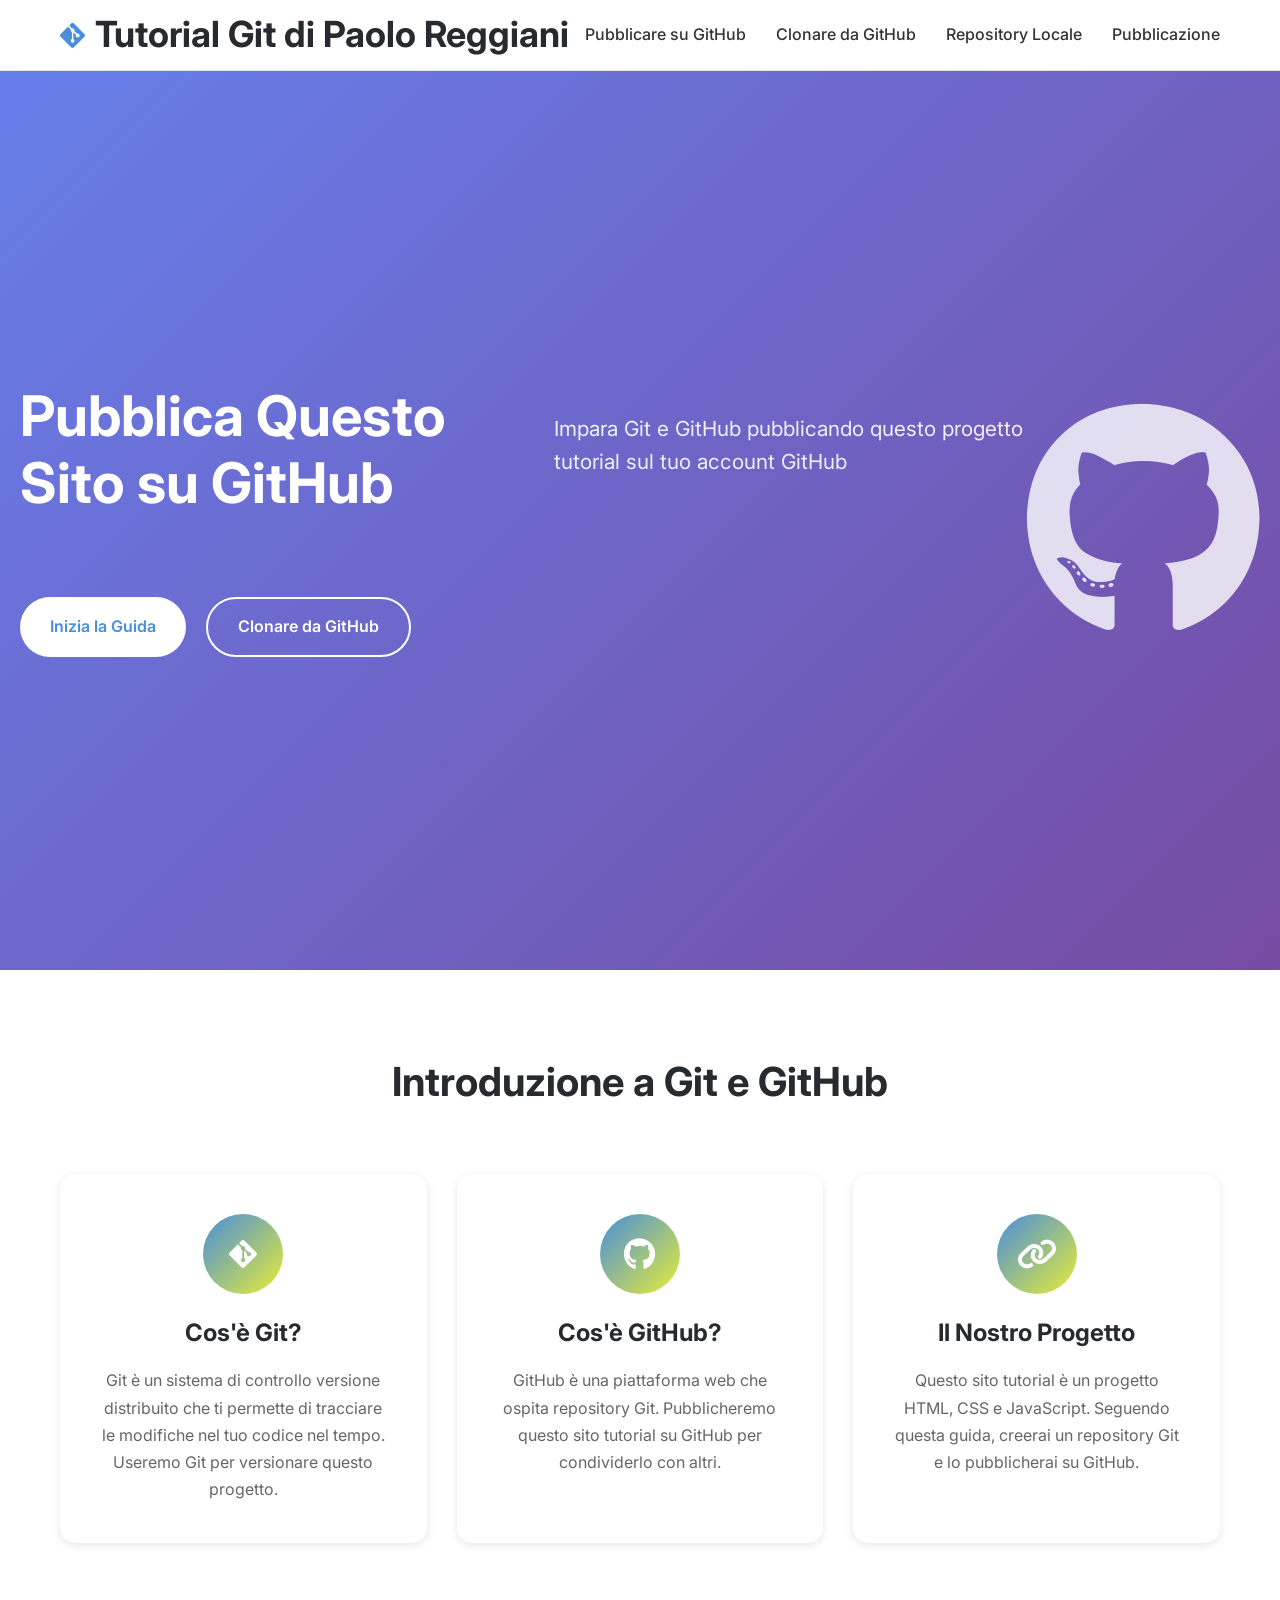
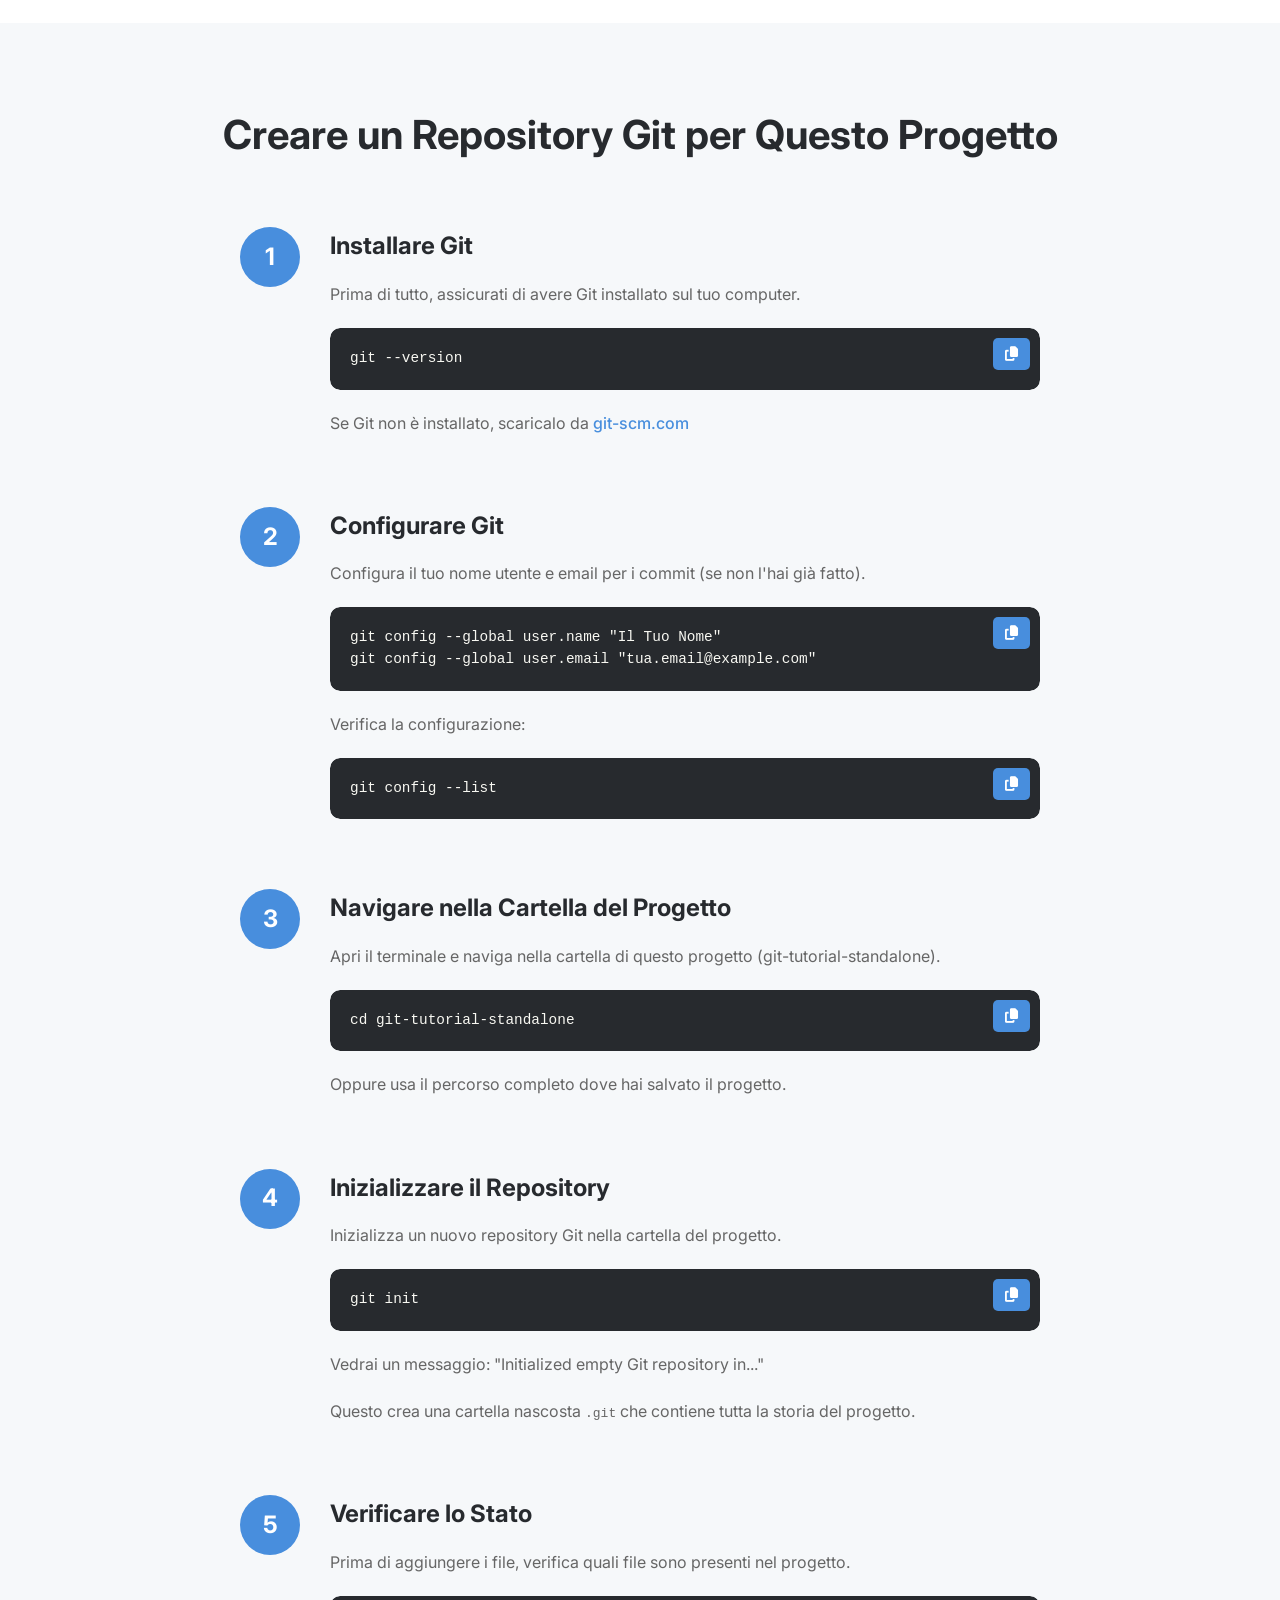
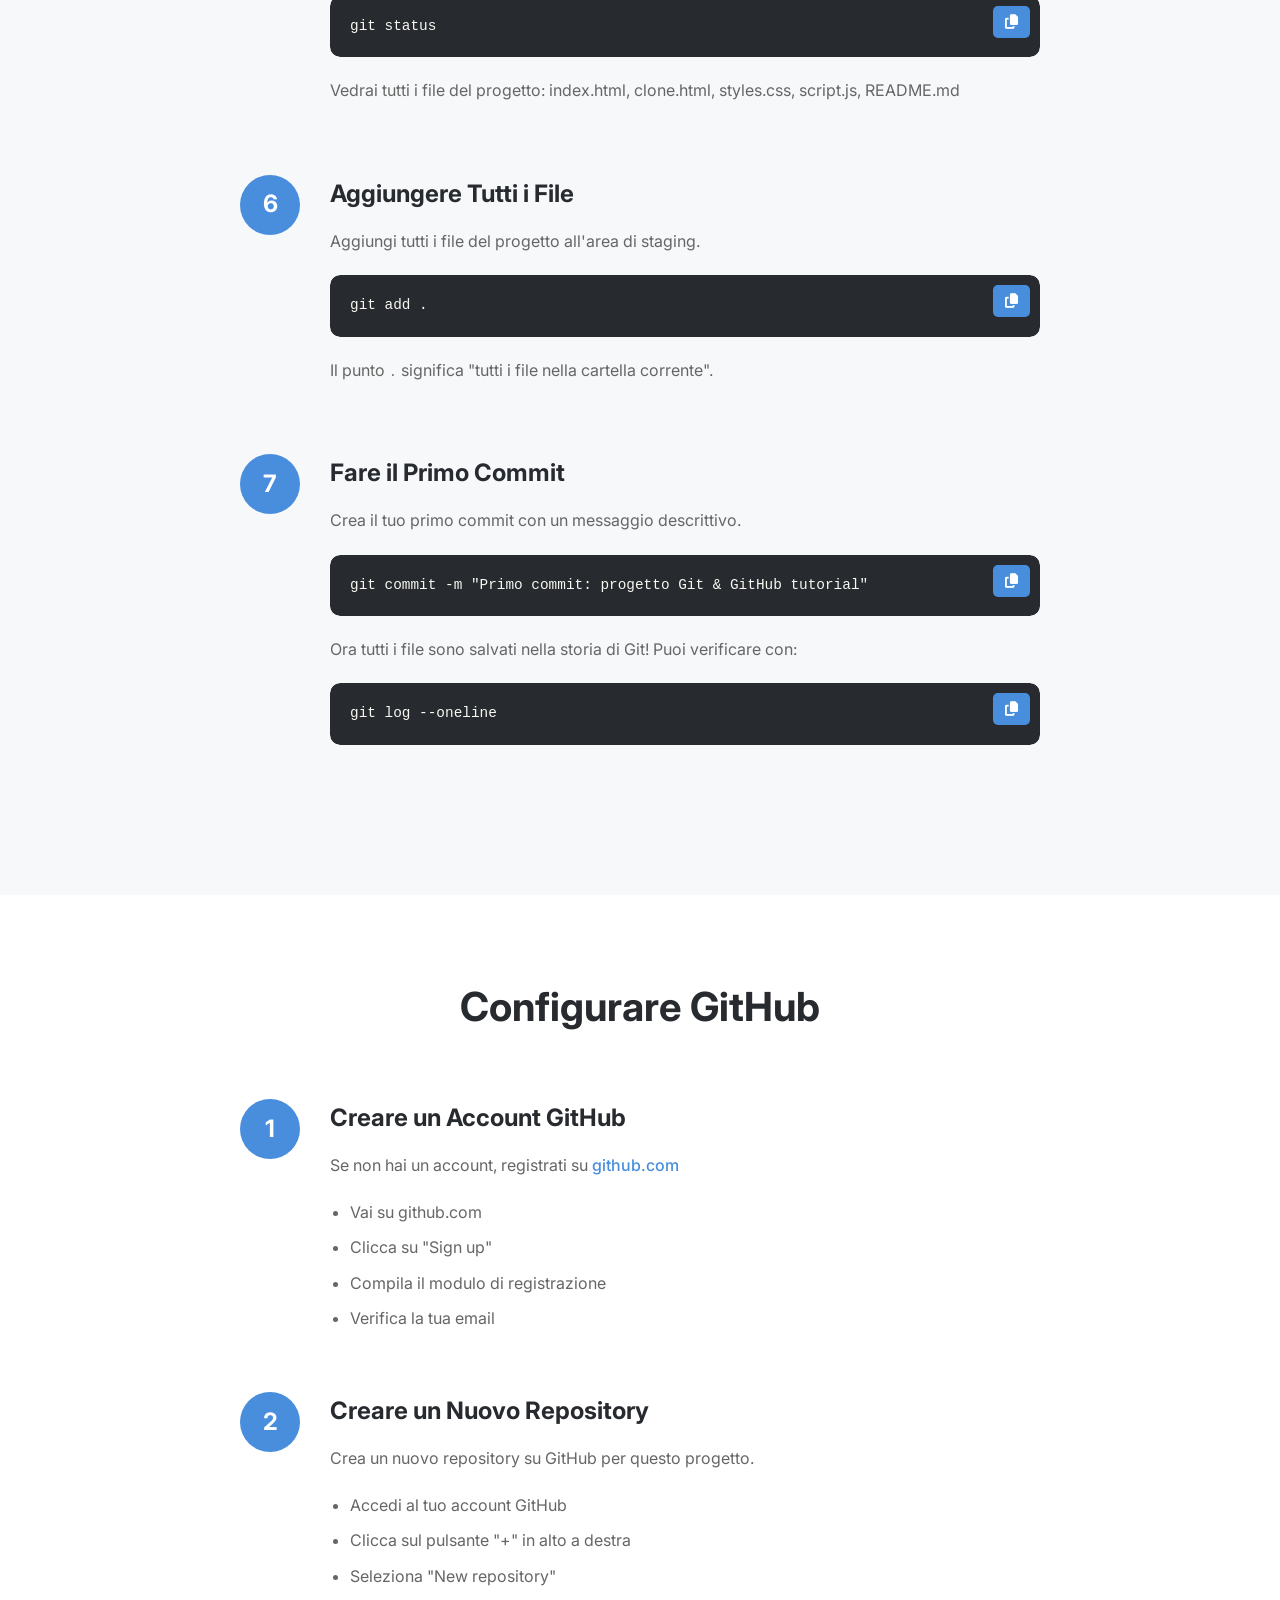
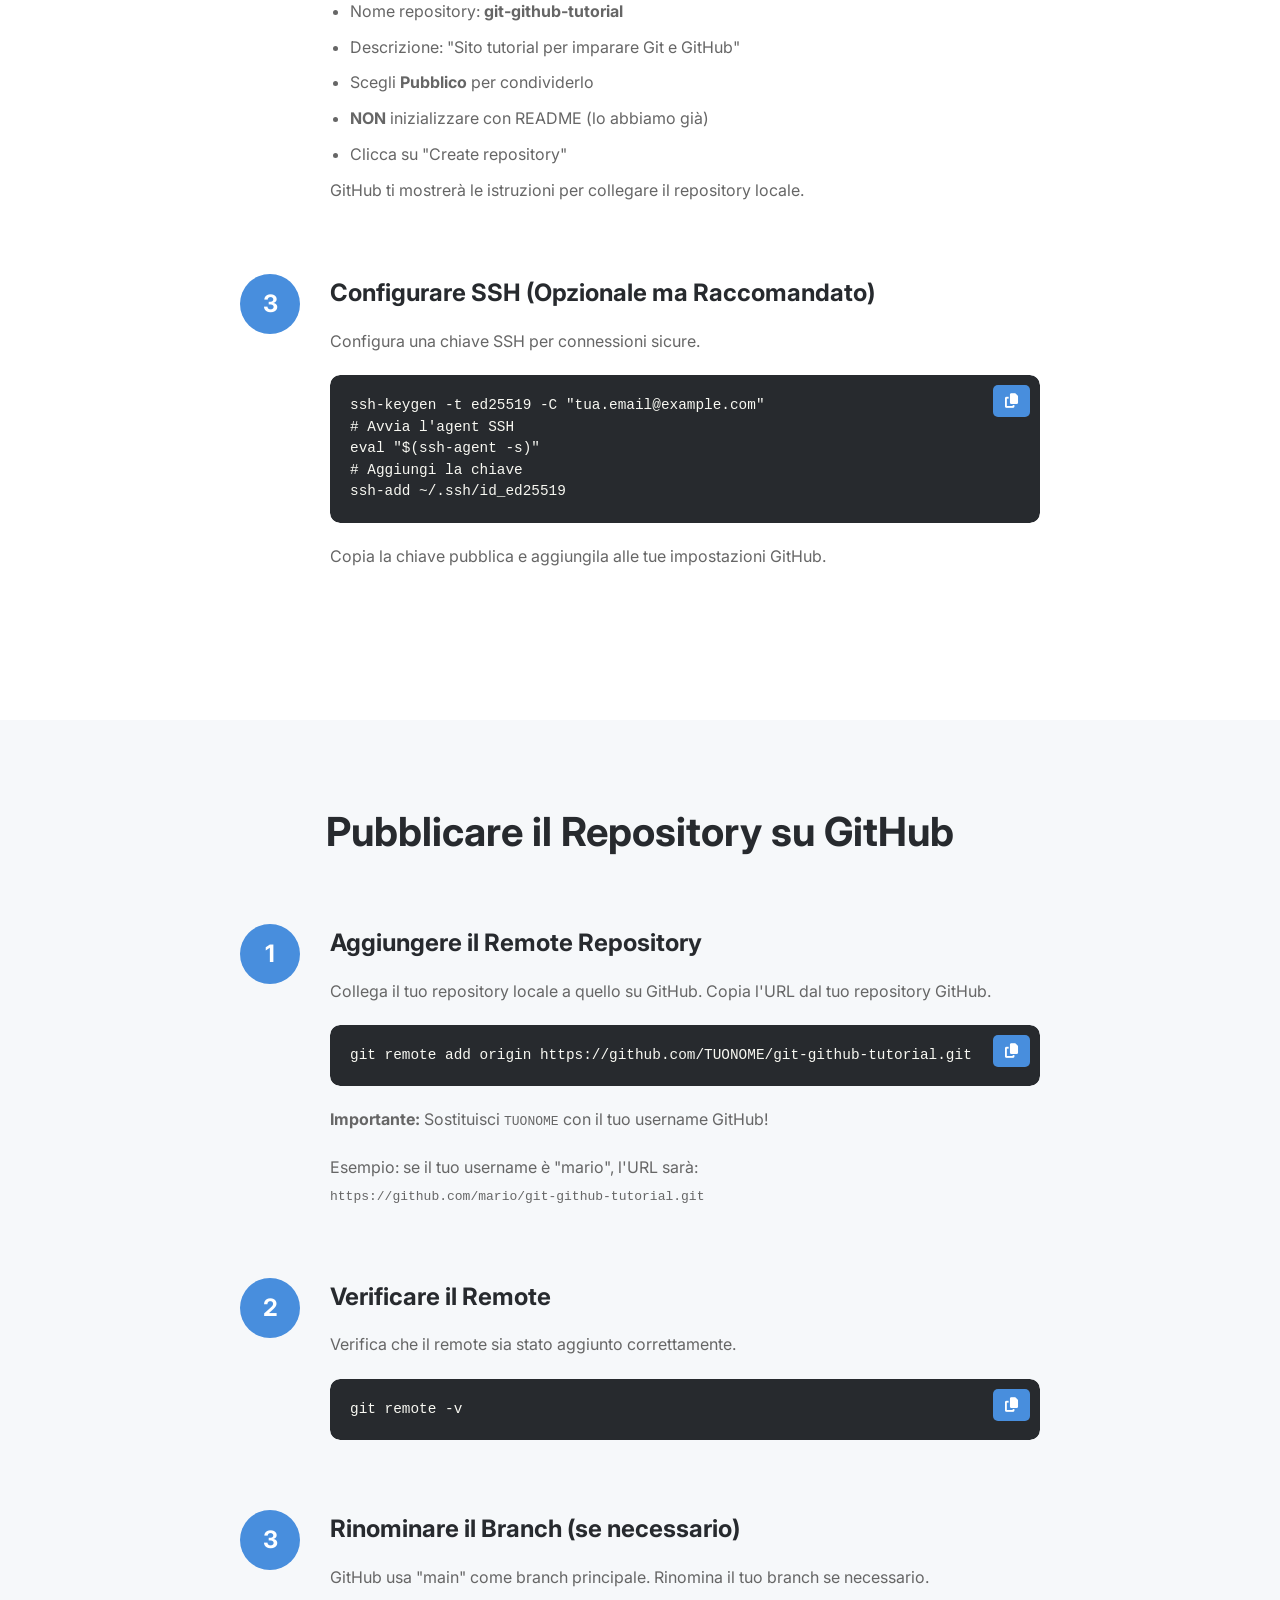
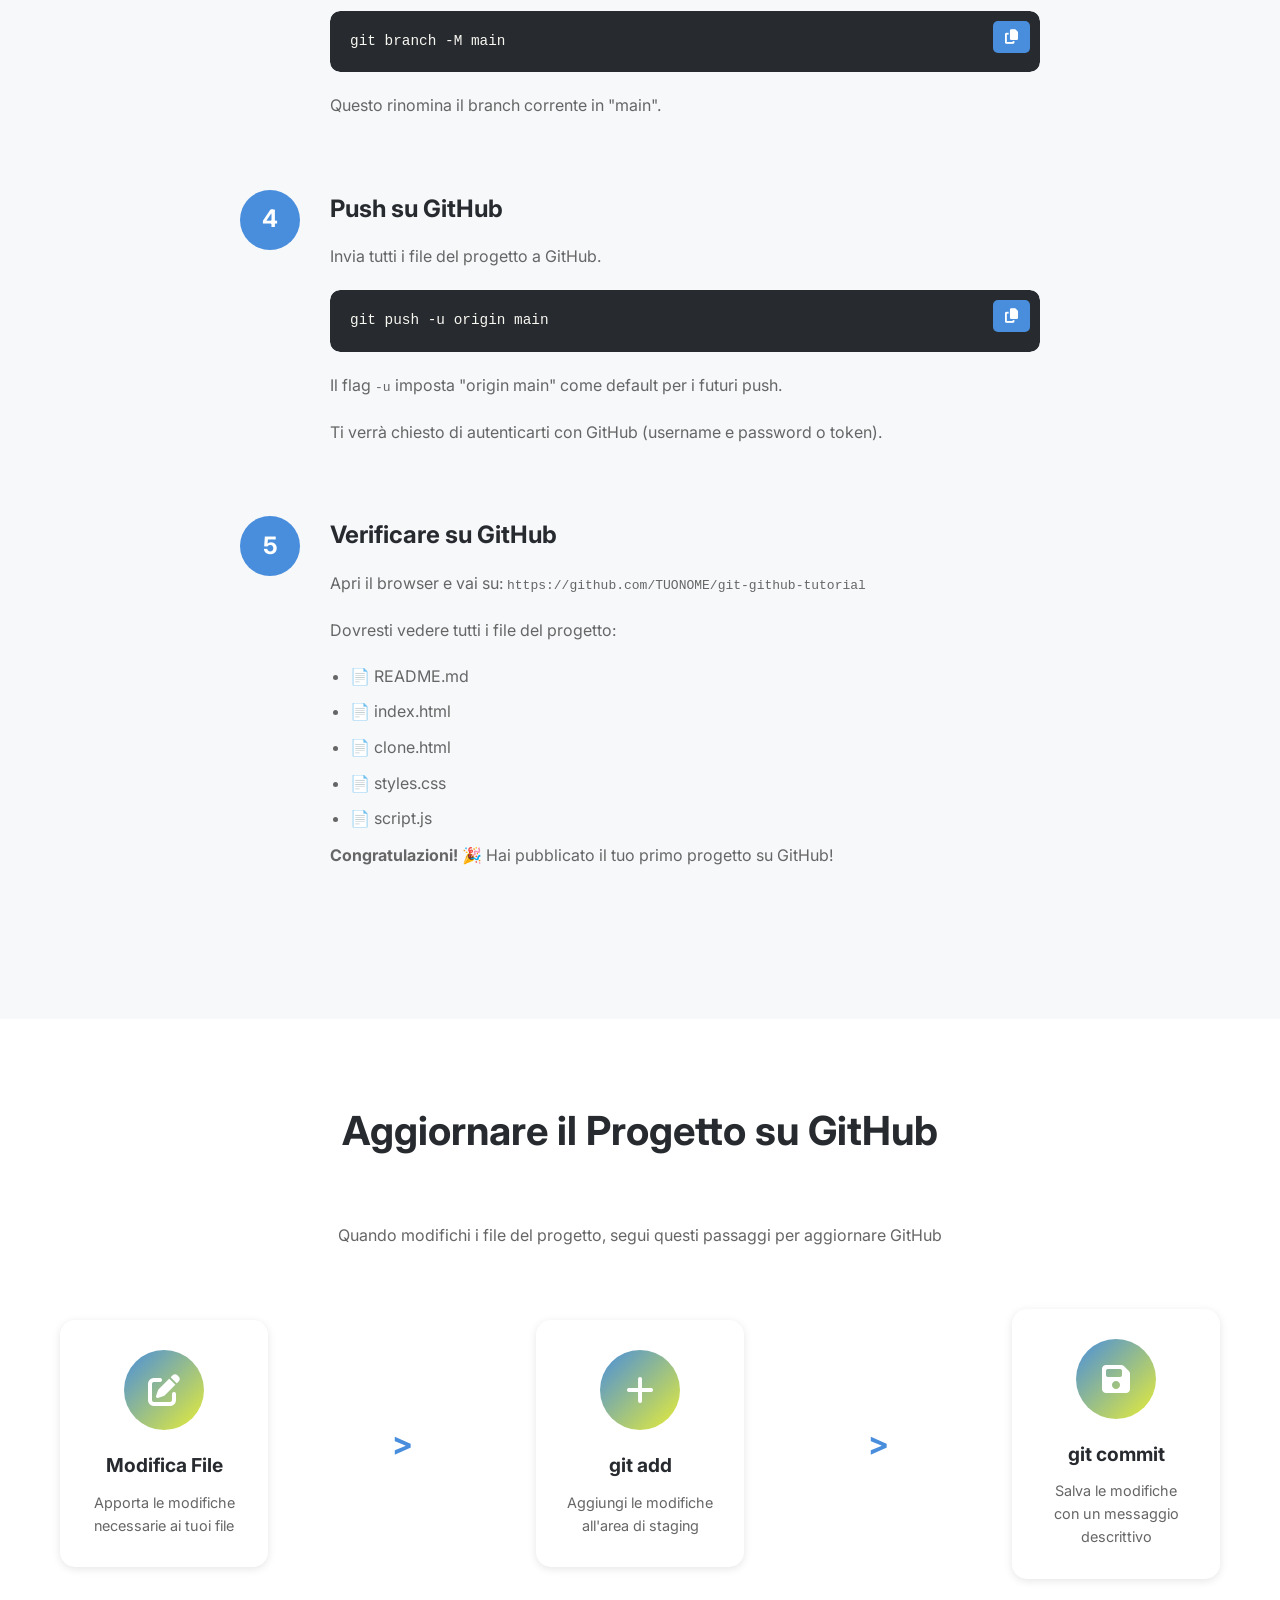
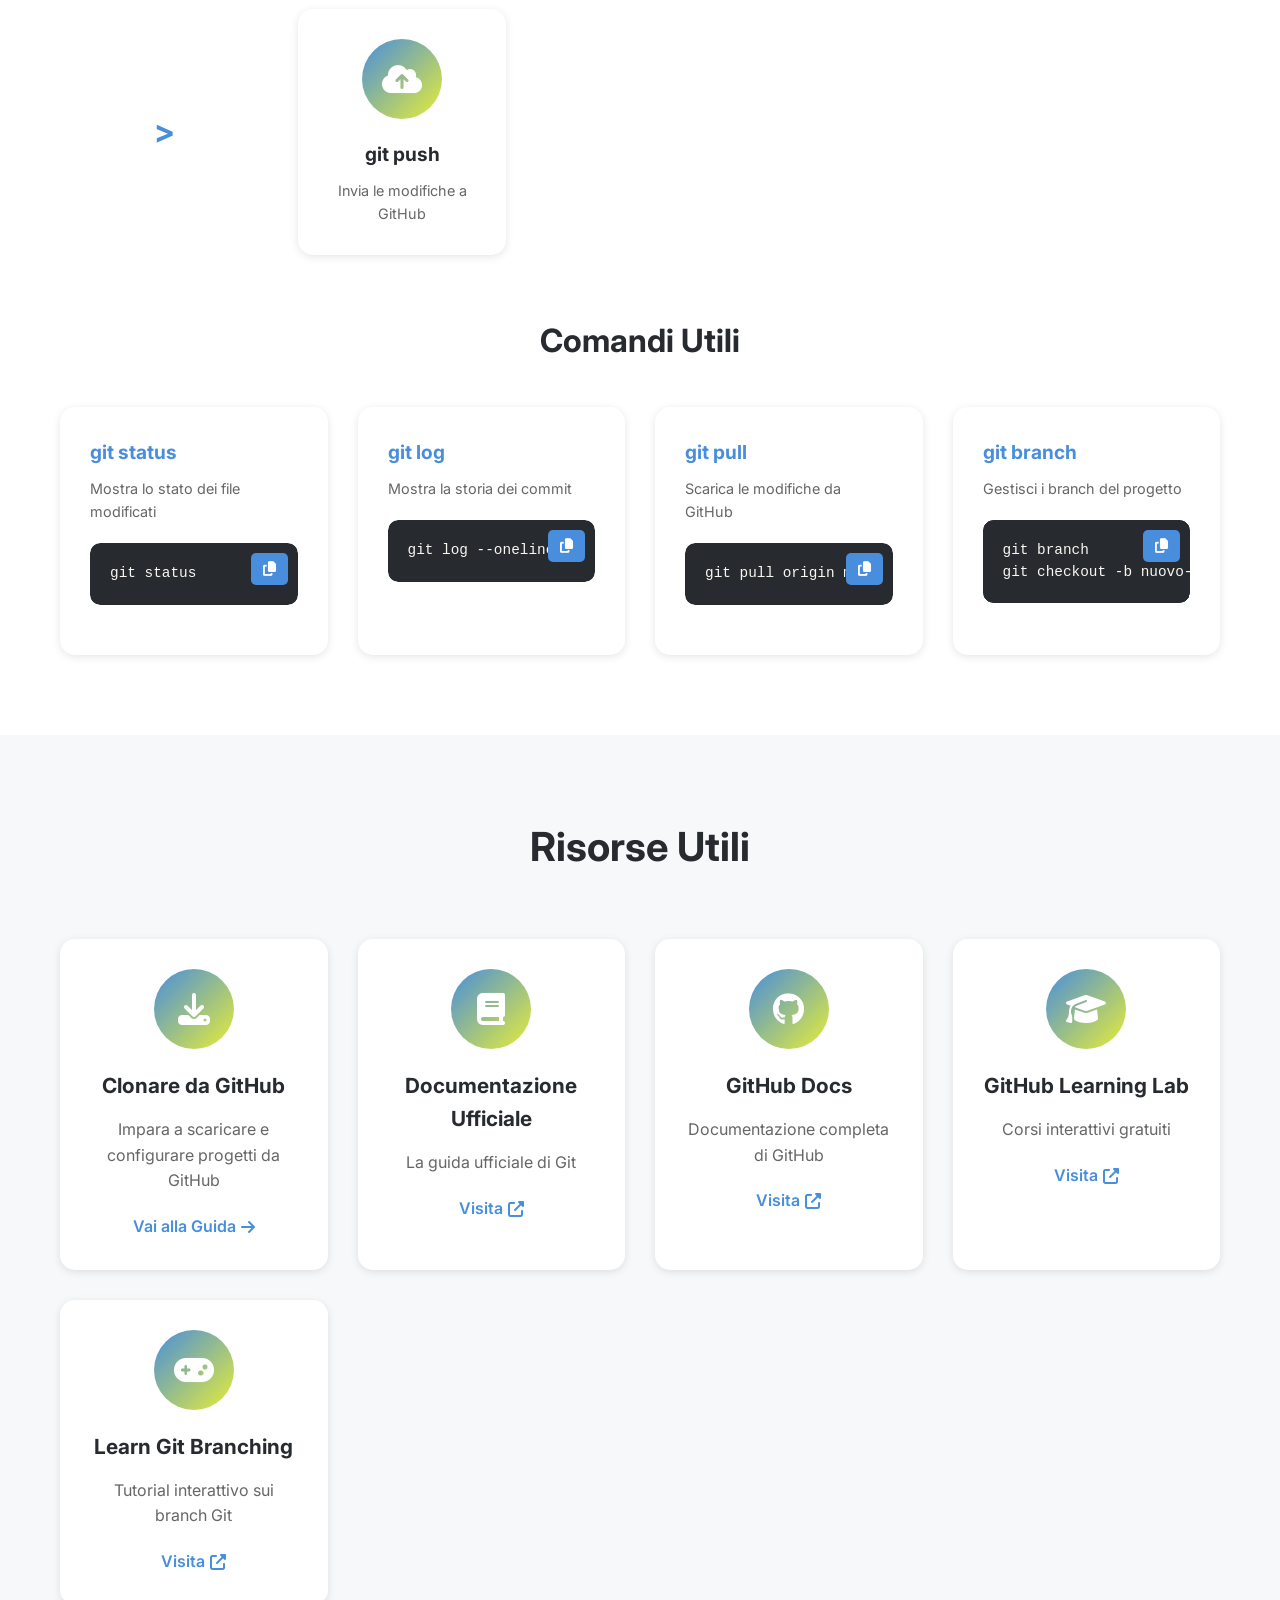
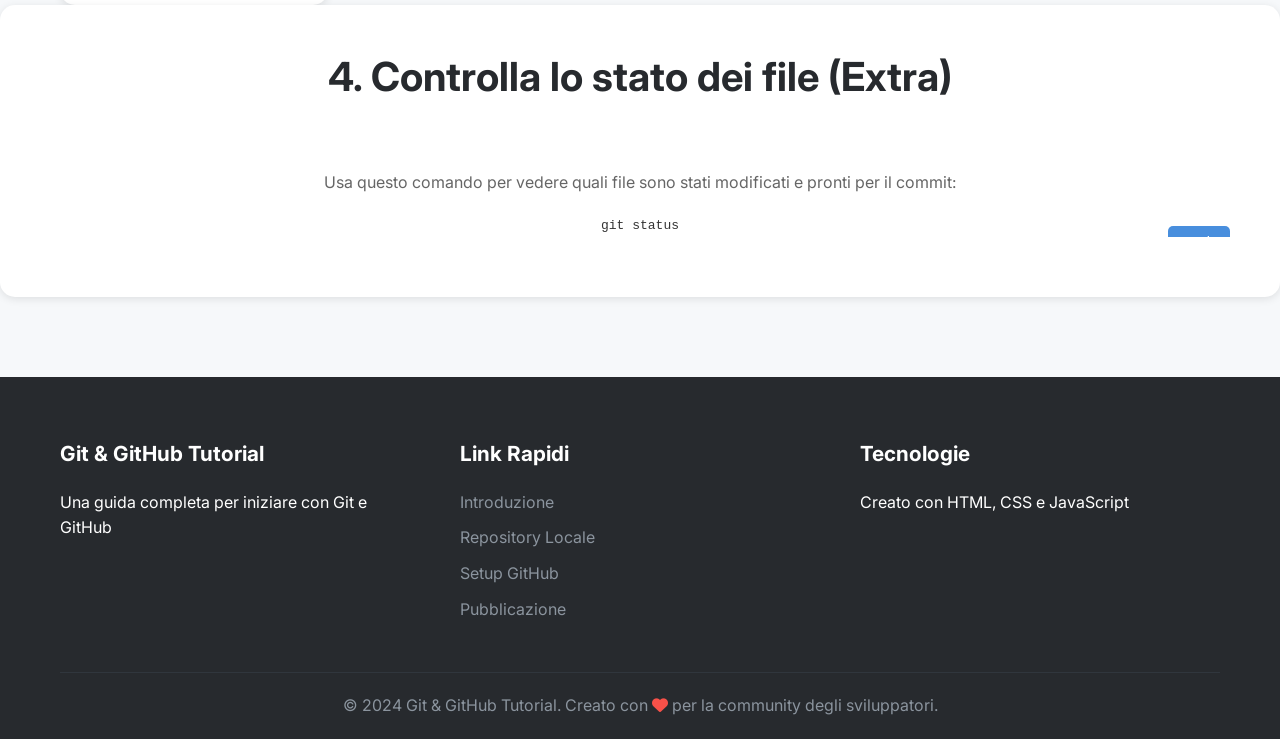
<file: index.html>
<!DOCTYPE html>
<html lang="it">
<head>
    <meta charset="UTF-8">
    <meta name="viewport" content="width=device-width, initial-scale=1.0">
    <title>Git & GitHub - Guida Completa - Paolo Reggiani</title>
    <link rel="stylesheet" href="styles.css">
    <link href="https://fonts.googleapis.com/css2?family=Inter:wght@300;400;500;600;700&display=swap" rel="stylesheet">
    <link rel="stylesheet" href="https://cdnjs.cloudflare.com/ajax/libs/font-awesome/6.4.0/css/all.min.css">
</head>
<body>
    <header>
        <nav class="navbar">
            <div class="nav-container">
                <div class="nav-logo">
                    <i class="fab fa-git-alt"></i>
                    <h1>Tutorial Git di Paolo Reggiani</h1>
                </div>
                <ul class="nav-menu">
                    <li><a href="index.html">Pubblicare su GitHub</a></li>
                    <li><a href="clone.html">Clonare da GitHub</a></li>
                    <li><a href="#local-repo">Repository Locale</a></li>
                    <li><a href="#publish">Pubblicazione</a></li>
                </ul>
                <div class="hamburger">
                    <span></span>
                    <span></span>
                    <span></span>
                </div>
            </div>
        </nav>
    </header>

    <main>
        <section id="hero">
            <div class="hero-content">
                <h1>Pubblica Questo Sito su GitHub</h1>
                <p>Impara Git e GitHub pubblicando questo progetto tutorial sul tuo account GitHub</p>
                <div class="hero-buttons">
                    <a href="#local-repo" class="btn btn-primary">Inizia la Guida</a>
                    <a href="clone.html" class="btn btn-secondary">Clonare da GitHub</a>
                </div>
            </div>
            <div class="hero-image">
                <i class="fab fa-github"></i>
            </div>
        </section>

        <section id="introduction" class="section">
            <div class="container">
                <h2>Introduzione a Git e GitHub</h2>
                <div class="cards-grid">
                    <div class="card">
                        <div class="card-icon">
                            <i class="fab fa-git-alt"></i>
                        </div>
                        <h3>Cos'è Git?</h3>
                        <p>Git è un sistema di controllo versione distribuito che ti permette di tracciare le modifiche nel tuo codice nel tempo. Useremo Git per versionare questo progetto.</p>
                    </div>
                    <div class="card">
                        <div class="card-icon">
                            <i class="fab fa-github"></i>
                        </div>
                        <h3>Cos'è GitHub?</h3>
                        <p>GitHub è una piattaforma web che ospita repository Git. Pubblicheremo questo sito tutorial su GitHub per condividerlo con altri.</p>
                    </div>
                    <div class="card">
                        <div class="card-icon">
                            <i class="fas fa-link"></i>
                        </div>
                        <h3>Il Nostro Progetto</h3>
                        <p>Questo sito tutorial è un progetto HTML, CSS e JavaScript. Seguendo questa guida, creerai un repository Git e lo pubblicherai su GitHub.</p>
                    </div>
                </div>
            </div>
        </section>

        <section id="local-repo" class="section section-dark">
            <div class="container">
                <h2>Creare un Repository Git per Questo Progetto</h2>
                <div class="steps-container">
                    <div class="step" data-step="1">
                        <div class="step-number">1</div>
                        <div class="step-content">
                            <h3>Installare Git</h3>
                            <p>Prima di tutto, assicurati di avere Git installato sul tuo computer.</p>
                            <div class="code-block">
                                <button class="copy-btn" data-code="git --version">
                                    <i class="fas fa-copy"></i>
                                </button>
                                <pre><code>git --version</code></pre>
                            </div>
                            <p>Se Git non è installato, scaricalo da <a href="https://git-scm.com" target="_blank">git-scm.com</a></p>
                        </div>
                    </div>

                    <div class="step" data-step="2">
                        <div class="step-number">2</div>
                        <div class="step-content">
                            <h3>Configurare Git</h3>
                            <p>Configura il tuo nome utente e email per i commit (se non l'hai già fatto).</p>
                            <div class="code-block">
                                <button class="copy-btn" data-code="git config --global user.name &quot;Il Tuo Nome&quot;&#10;git config --global user.email &quot;tua.email@example.com&quot;">
                                    <i class="fas fa-copy"></i>
                                </button>
                                <pre><code>git config --global user.name "Il Tuo Nome"
git config --global user.email "tua.email@example.com"</code></pre>
                            </div>
                            <p>Verifica la configurazione:</p>
                            <div class="code-block">
                                <button class="copy-btn" data-code="git config --list">
                                    <i class="fas fa-copy"></i>
                                </button>
                                <pre><code>git config --list</code></pre>
                            </div>
                        </div>
                    </div>

                    <div class="step" data-step="3">
                        <div class="step-number">3</div>
                        <div class="step-content">
                            <h3>Navigare nella Cartella del Progetto</h3>
                            <p>Apri il terminale e naviga nella cartella di questo progetto (git-tutorial-standalone).</p>
                            <div class="code-block">
                                <button class="copy-btn" data-code="cd git-tutorial-standalone">
                                    <i class="fas fa-copy"></i>
                                </button>
                                <pre><code>cd git-tutorial-standalone</code></pre>
                            </div>
                            <p>Oppure usa il percorso completo dove hai salvato il progetto.</p>
                        </div>
                    </div>

                    <div class="step" data-step="4">
                        <div class="step-number">4</div>
                        <div class="step-content">
                            <h3>Inizializzare il Repository</h3>
                            <p>Inizializza un nuovo repository Git nella cartella del progetto.</p>
                            <div class="code-block">
                                <button class="copy-btn" data-code="git init">
                                    <i class="fas fa-copy"></i>
                                </button>
                                <pre><code>git init</code></pre>
                            </div>
                            <p>Vedrai un messaggio: "Initialized empty Git repository in..."</p>
                            <p>Questo crea una cartella nascosta <code>.git</code> che contiene tutta la storia del progetto.</p>
                        </div>
                    </div>

                    <div class="step" data-step="5">
                        <div class="step-number">5</div>
                        <div class="step-content">
                            <h3>Verificare lo Stato</h3>
                            <p>Prima di aggiungere i file, verifica quali file sono presenti nel progetto.</p>
                            <div class="code-block">
                                <button class="copy-btn" data-code="git status">
                                    <i class="fas fa-copy"></i>
                                </button>
                                <pre><code>git status</code></pre>
                            </div>
                            <p>Vedrai tutti i file del progetto: index.html, clone.html, styles.css, script.js, README.md</p>
                        </div>
                    </div>

                    <div class="step" data-step="6">
                        <div class="step-number">6</div>
                        <div class="step-content">
                            <h3>Aggiungere Tutti i File</h3>
                            <p>Aggiungi tutti i file del progetto all'area di staging.</p>
                            <div class="code-block">
                                <button class="copy-btn" data-code="git add .">
                                    <i class="fas fa-copy"></i>
                                </button>
                                <pre><code>git add .</code></pre>
                            </div>
                            <p>Il punto <code>.</code> significa "tutti i file nella cartella corrente".</p>
                        </div>
                    </div>

                    <div class="step" data-step="7">
                        <div class="step-number">7</div>
                        <div class="step-content">
                            <h3>Fare il Primo Commit</h3>
                            <p>Crea il tuo primo commit con un messaggio descrittivo.</p>
                            <div class="code-block">
                                <button class="copy-btn" data-code="git commit -m &quot;Primo commit: progetto Git & GitHub tutorial&quot;">
                                    <i class="fas fa-copy"></i>
                                </button>
                                <pre><code>git commit -m "Primo commit: progetto Git & GitHub tutorial"</code></pre>
                            </div>
                            <p>Ora tutti i file sono salvati nella storia di Git! Puoi verificare con:</p>
                            <div class="code-block">
                                <button class="copy-btn" data-code="git log --oneline">
                                    <i class="fas fa-copy"></i>
                                </button>
                                <pre><code>git log --oneline</code></pre>
                            </div>
                        </div>
                    </div>
                </div>
            </div>
        </section>

        <section id="github-setup" class="section">
            <div class="container">
                <h2>Configurare GitHub</h2>
                <div class="steps-container">
                    <div class="step" data-step="1">
                        <div class="step-number">1</div>
                        <div class="step-content">
                            <h3>Creare un Account GitHub</h3>
                            <p>Se non hai un account, registrati su <a href="https://github.com" target="_blank">github.com</a></p>
                            <ul>
                                <li>Vai su github.com</li>
                                <li>Clicca su "Sign up"</li>
                                <li>Compila il modulo di registrazione</li>
                                <li>Verifica la tua email</li>
                            </ul>
                        </div>
                    </div>

                    <div class="step" data-step="2">
                        <div class="step-number">2</div>
                        <div class="step-content">
                            <h3>Creare un Nuovo Repository</h3>
                            <p>Crea un nuovo repository su GitHub per questo progetto.</p>
                            <ul>
                                <li>Accedi al tuo account GitHub</li>
                                <li>Clicca sul pulsante "+" in alto a destra</li>
                                <li>Seleziona "New repository"</li>
                                <li>Nome repository: <strong>git-github-tutorial</strong></li>
                                <li>Descrizione: "Sito tutorial per imparare Git e GitHub"</li>
                                <li>Scegli <strong>Pubblico</strong> per condividerlo</li>
                                <li><strong>NON</strong> inizializzare con README (lo abbiamo già)</li>
                                <li>Clicca su "Create repository"</li>
                            </ul>
                            <p>GitHub ti mostrerà le istruzioni per collegare il repository locale.</p>
                        </div>
                    </div>

                    <div class="step" data-step="3">
                        <div class="step-number">3</div>
                        <div class="step-content">
                            <h3>Configurare SSH (Opzionale ma Raccomandato)</h3>
                            <p>Configura una chiave SSH per connessioni sicure.</p>
                            <div class="code-block">
                                <button class="copy-btn" data-code="ssh-keygen -t ed25519 -C &quot;tua.email@example.com&quot;&#10;# Avvia l'agent SSH&#10;eval &quot;$(ssh-agent -s)&quot;&#10;# Aggiungi la chiave&#10;ssh-add ~/.ssh/id_ed25519">
                                    <i class="fas fa-copy"></i>
                                </button>
                                <pre><code>ssh-keygen -t ed25519 -C "tua.email@example.com"
# Avvia l'agent SSH
eval "$(ssh-agent -s)"
# Aggiungi la chiave
ssh-add ~/.ssh/id_ed25519</code></pre>
                            </div>
                            <p>Copia la chiave pubblica e aggiungila alle tue impostazioni GitHub.</p>
                        </div>
                    </div>
                </div>
            </div>
        </section>

        <section id="publish" class="section section-dark">
            <div class="container">
                <h2>Pubblicare il Repository su GitHub</h2>
                <div class="steps-container">
                    <div class="step" data-step="1">
                        <div class="step-number">1</div>
                        <div class="step-content">
                            <h3>Aggiungere il Remote Repository</h3>
                            <p>Collega il tuo repository locale a quello su GitHub. Copia l'URL dal tuo repository GitHub.</p>
                            <div class="code-block">
                                <button class="copy-btn" data-code="git remote add origin https://github.com/TUONOME/git-github-tutorial.git">
                                    <i class="fas fa-copy"></i>
                                </button>
                                <pre><code>git remote add origin https://github.com/TUONOME/git-github-tutorial.git</code></pre>
                            </div>
                            <p><strong>Importante:</strong> Sostituisci <code>TUONOME</code> con il tuo username GitHub!</p>
                            <p>Esempio: se il tuo username è "mario", l'URL sarà:<br>
                            <code>https://github.com/mario/git-github-tutorial.git</code></p>
                        </div>
                    </div>

                    <div class="step" data-step="2">
                        <div class="step-number">2</div>
                        <div class="step-content">
                            <h3>Verificare il Remote</h3>
                            <p>Verifica che il remote sia stato aggiunto correttamente.</p>
                            <div class="code-block">
                                <button class="copy-btn" data-code="git remote -v">
                                    <i class="fas fa-copy"></i>
                                </button>
                                <pre><code>git remote -v</code></pre>
                            </div>
                        </div>
                    </div>

                    <div class="step" data-step="3">
                        <div class="step-number">3</div>
                        <div class="step-content">
                            <h3>Rinominare il Branch (se necessario)</h3>
                            <p>GitHub usa "main" come branch principale. Rinomina il tuo branch se necessario.</p>
                            <div class="code-block">
                                <button class="copy-btn" data-code="git branch -M main">
                                    <i class="fas fa-copy"></i>
                                </button>
                                <pre><code>git branch -M main</code></pre>
                            </div>
                            <p>Questo rinomina il branch corrente in "main".</p>
                        </div>
                    </div>

                    <div class="step" data-step="4">
                        <div class="step-number">4</div>
                        <div class="step-content">
                            <h3>Push su GitHub</h3>
                            <p>Invia tutti i file del progetto a GitHub.</p>
                            <div class="code-block">
                                <button class="copy-btn" data-code="git push -u origin main">
                                    <i class="fas fa-copy"></i>
                                </button>
                                <pre><code>git push -u origin main</code></pre>
                            </div>
                            <p>Il flag <code>-u</code> imposta "origin main" come default per i futuri push.</p>
                            <p>Ti verrà chiesto di autenticarti con GitHub (username e password o token).</p>
                        </div>
                    </div>

                    <div class="step" data-step="5">
                        <div class="step-number">5</div>
                        <div class="step-content">
                            <h3>Verificare su GitHub</h3>
                            <p>Apri il browser e vai su: <code>https://github.com/TUONOME/git-github-tutorial</code></p>
                            <p>Dovresti vedere tutti i file del progetto:</p>
                            <ul>
                                <li>📄 README.md</li>
                                <li>📄 index.html</li>
                                <li>📄 clone.html</li>
                                <li>📄 styles.css</li>
                                <li>📄 script.js</li>
                            </ul>
                            <p><strong>Congratulazioni! 🎉</strong> Hai pubblicato il tuo primo progetto su GitHub!</p>
                        </div>
                    </div>
                </div>
            </div>
        </section>

        <section id="workflow" class="section">
            <div class="container">
                <h2>Aggiornare il Progetto su GitHub</h2>
                <p style="text-align: center; max-width: 800px; margin: 0 auto 40px; color: #666;">Quando modifichi i file del progetto, segui questi passaggi per aggiornare GitHub</p>
                <div class="workflow-diagram">
                    <div class="workflow-step">
                        <div class="workflow-icon">
                            <i class="fas fa-edit"></i>
                        </div>
                        <h3>Modifica File</h3>
                        <p>Apporta le modifiche necessarie ai tuoi file</p>
                    </div>
                    <div class="workflow-arrow">></div>
                    <div class="workflow-step">
                        <div class="workflow-icon">
                            <i class="fas fa-plus"></i>
                        </div>
                        <h3>git add</h3>
                        <p>Aggiungi le modifiche all'area di staging</p>
                    </div>
                    <div class="workflow-arrow">></div>
                    <div class="workflow-step">
                        <div class="workflow-icon">
                            <i class="fas fa-save"></i>
                        </div>
                        <h3>git commit</h3>
                        <p>Salva le modifiche con un messaggio descrittivo</p>
                    </div>
                    <div class="workflow-arrow">></div>
                    <div class="workflow-step">
                        <div class="workflow-icon">
                            <i class="fas fa-cloud-upload-alt"></i>
                        </div>
                        <h3>git push</h3>
                        <p>Invia le modifiche a GitHub</p>
                    </div>
                </div>

                <div class="commands-reference">
                    <h3>Comandi Utili</h3>
                    <div class="commands-grid">
                        <div class="command-card">
                            <h4>git status</h4>
                            <p>Mostra lo stato dei file modificati</p>
                            <div class="code-block">
                                <button class="copy-btn" data-code="git status">
                                    <i class="fas fa-copy"></i>
                                </button>
                                <pre><code>git status</code></pre>
                            </div>
                        </div>
                        <div class="command-card">
                            <h4>git log</h4>
                            <p>Mostra la storia dei commit</p>
                            <div class="code-block">
                                <button class="copy-btn" data-code="git log --oneline">
                                    <i class="fas fa-copy"></i>
                                </button>
                                <pre><code>git log --oneline</code></pre>
                            </div>
                        </div>
                        <div class="command-card">
                            <h4>git pull</h4>
                            <p>Scarica le modifiche da GitHub</p>
                            <div class="code-block">
                                <button class="copy-btn" data-code="git pull origin main">
                                    <i class="fas fa-copy"></i>
                                </button>
                                <pre><code>git pull origin main</code></pre>
                            </div>
                        </div>
                        <div class="command-card">
                            <h4>git branch</h4>
                            <p>Gestisci i branch del progetto</p>
                            <div class="code-block">
                                <button class="copy-btn" data-code="git branch&#10;git checkout -b nuovo-branch">
                                    <i class="fas fa-copy"></i>
                                </button>
                                <pre><code>git branch
git checkout -b nuovo-branch</code></pre>
                            </div>
                        </div>
                    </div>
                </div>
            </div>
        </section>

        <section id="resources" class="section section-dark">
            <div class="container">
                <h2>Risorse Utili</h2>
                <div class="resources-grid">
                    <div class="resource-card">
                        <div class="resource-icon">
                            <i class="fas fa-download"></i>
                        </div>
                        <h3>Clonare da GitHub</h3>
                        <p>Impara a scaricare e configurare progetti da GitHub</p>
                        <a href="clone.html" class="resource-link">Vai alla Guida <i class="fas fa-arrow-right"></i></a>
                    </div>
                    <div class="resource-card">
                        <div class="resource-icon">
                            <i class="fas fa-book"></i>
                        </div>
                        <h3>Documentazione Ufficiale</h3>
                        <p>La guida ufficiale di Git</p>
                        <a href="https://git-scm.com/doc" target="_blank" class="resource-link">Visita <i class="fas fa-external-link-alt"></i></a>
                    </div>
                    <div class="resource-card">
                        <div class="resource-icon">
                            <i class="fab fa-github"></i>
                        </div>
                        <h3>GitHub Docs</h3>
                        <p>Documentazione completa di GitHub</p>
                        <a href="https://docs.github.com" target="_blank" class="resource-link">Visita <i class="fas fa-external-link-alt"></i></a>
                    </div>
                    <div class="resource-card">
                        <div class="resource-icon">
                            <i class="fas fa-graduation-cap"></i>
                        </div>
                        <h3>GitHub Learning Lab</h3>
                        <p>Corsi interattivi gratuiti</p>
                        <a href="https://lab.github.com" target="_blank" class="resource-link">Visita <i class="fas fa-external-link-alt"></i></a>
                    </div>
                    <div class="resource-card">
                        <div class="resource-icon">
                            <i class="fas fa-gamepad"></i>
                        </div>
                        <h3>Learn Git Branching</h3>
                        <p>Tutorial interattivo sui branch Git</p>
                        <a href="https://learngitbranching.js.org" target="_blank" class="resource-link">Visita <i class="fas fa-external-link-alt"></i></a>
                    </div>
                </div>
            </div>
            <div class="card">
            <h2>4. Controlla lo stato dei file (Extra)</h2>
            <p>Usa questo comando per vedere quali file sono stati modificati e pronti per il commit:</p>
            <div class="code-block">
                <code>git status</code>
                <button class="copy-btn">Copia</button>
            </div>
        </div>
        </section>
    </main>

    <footer>
        <div class="container">
            <div class="footer-content">
                <div class="footer-section">
                    <h4>Git & GitHub Tutorial</h4>
                    <p>Una guida completa per iniziare con Git e GitHub</p>
                </div>
                <div class="footer-section">
                    <h4>Link Rapidi</h4>
                    <ul>
                        <li><a href="#introduction">Introduzione</a></li>
                        <li><a href="#local-repo">Repository Locale</a></li>
                        <li><a href="#github-setup">Setup GitHub</a></li>
                        <li><a href="#publish">Pubblicazione</a></li>
                    </ul>
                </div>
                <div class="footer-section">
                    <h4>Tecnologie</h4>
                    <p>Creato con HTML, CSS e JavaScript</p>
                </div>
            </div>
            <div class="footer-bottom">
                <p>&copy; 2024 Git & GitHub Tutorial. Creato con <i class="fas fa-heart"></i> per la community degli sviluppatori.</p>
            </div>
        </div>
    </footer>

    <script src="script.js"></script>
</body>
</html>
</file>
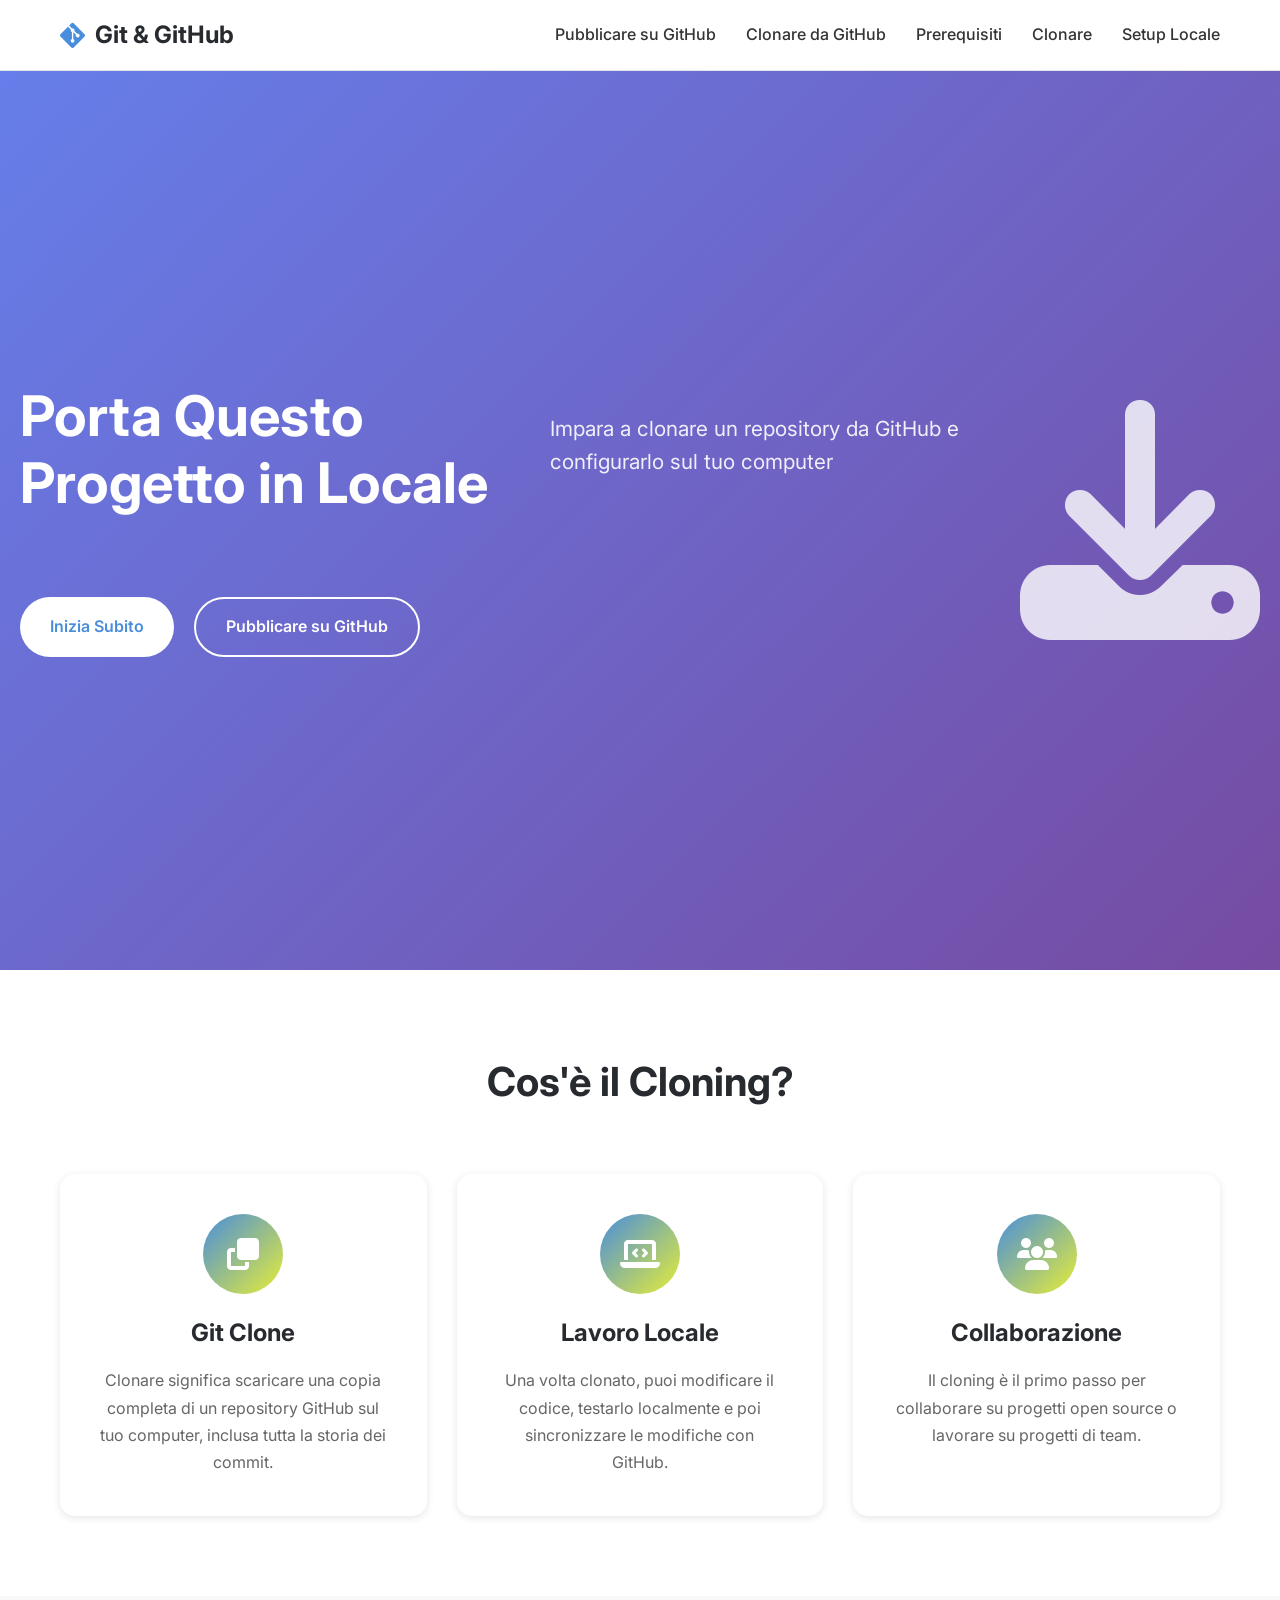
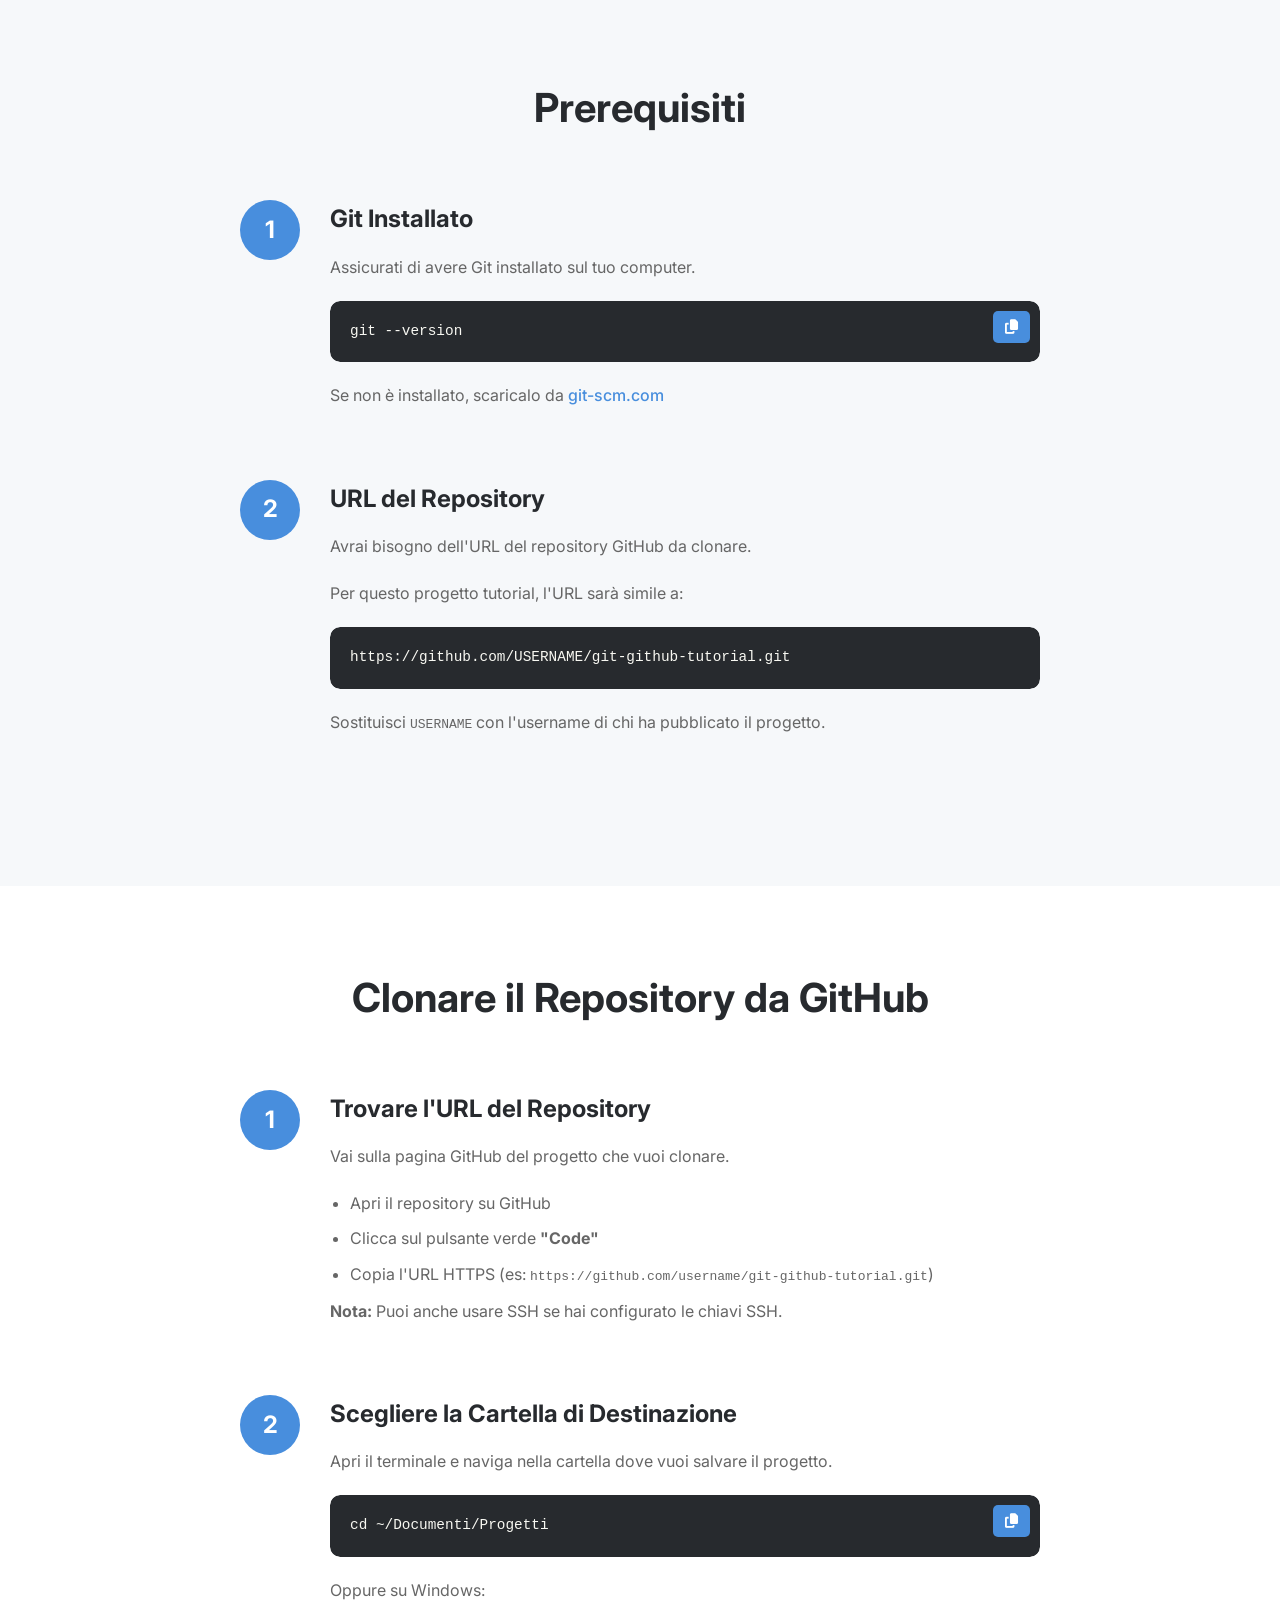
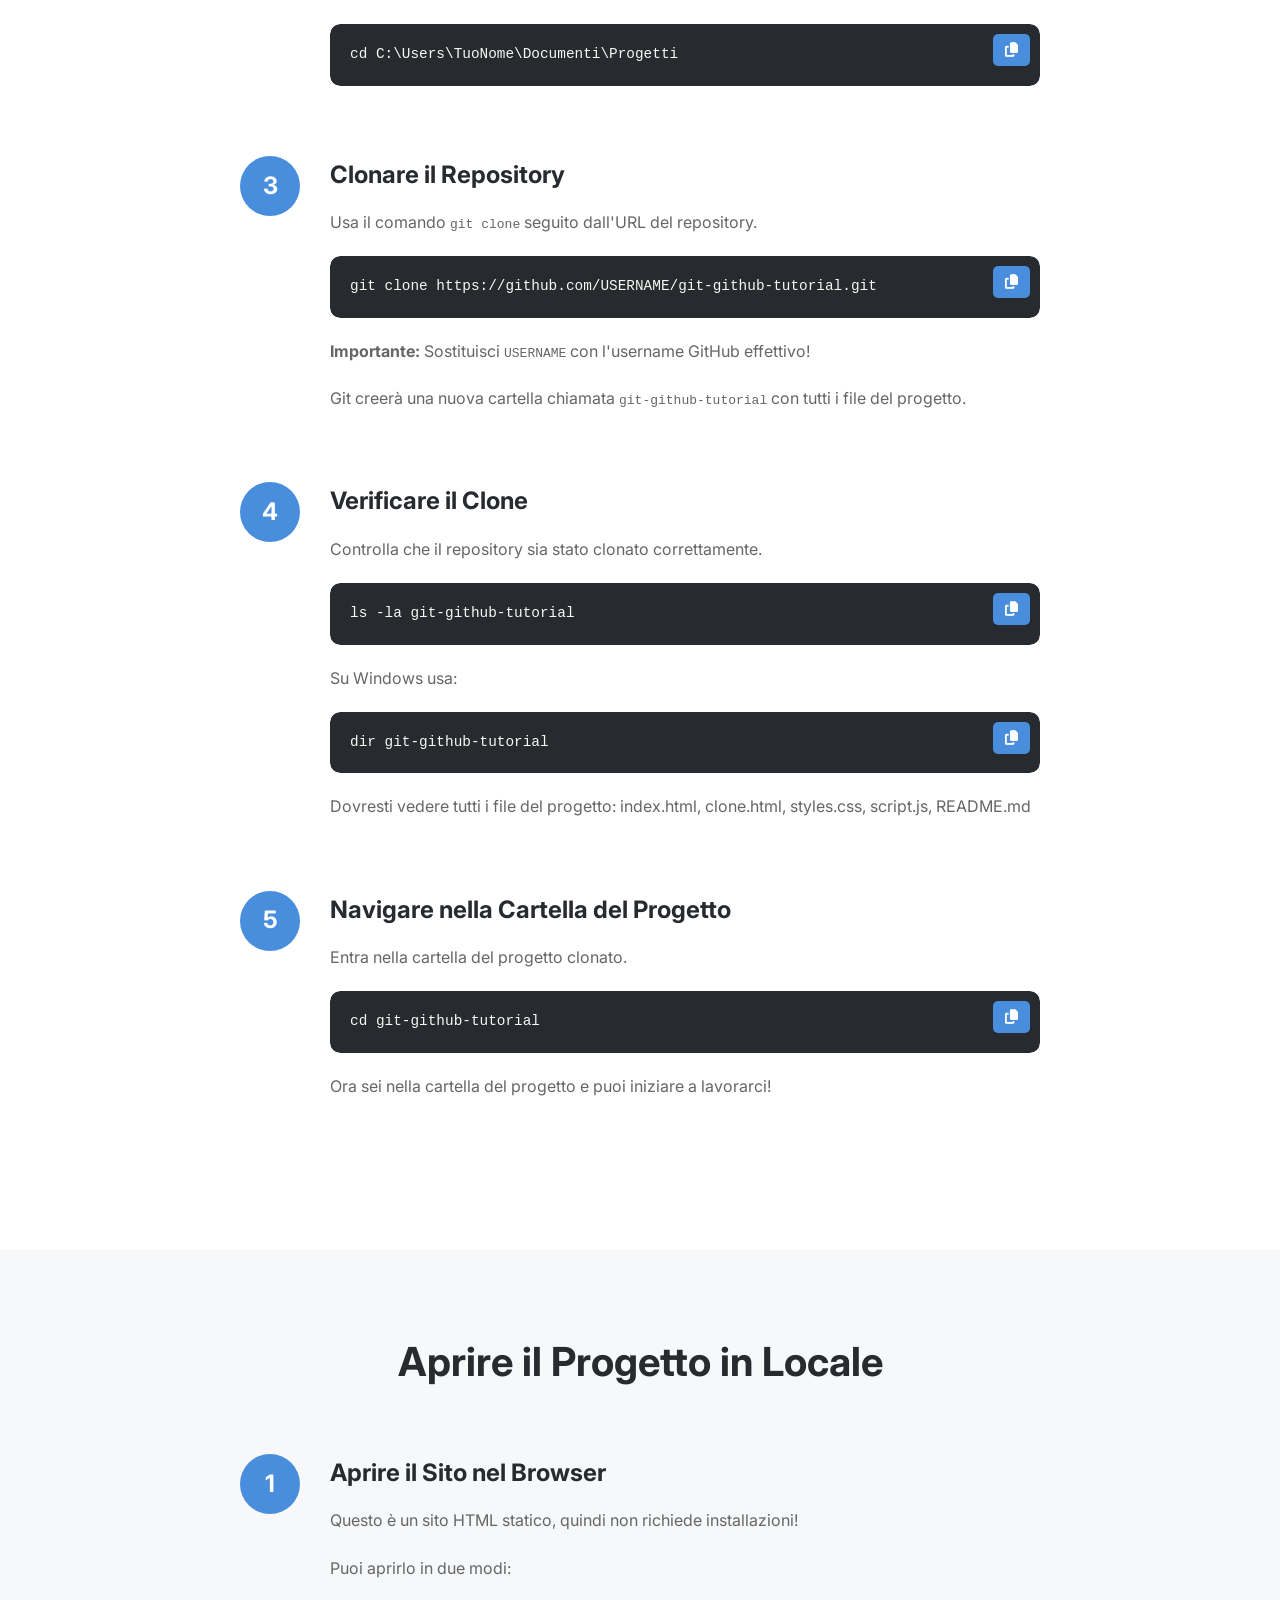
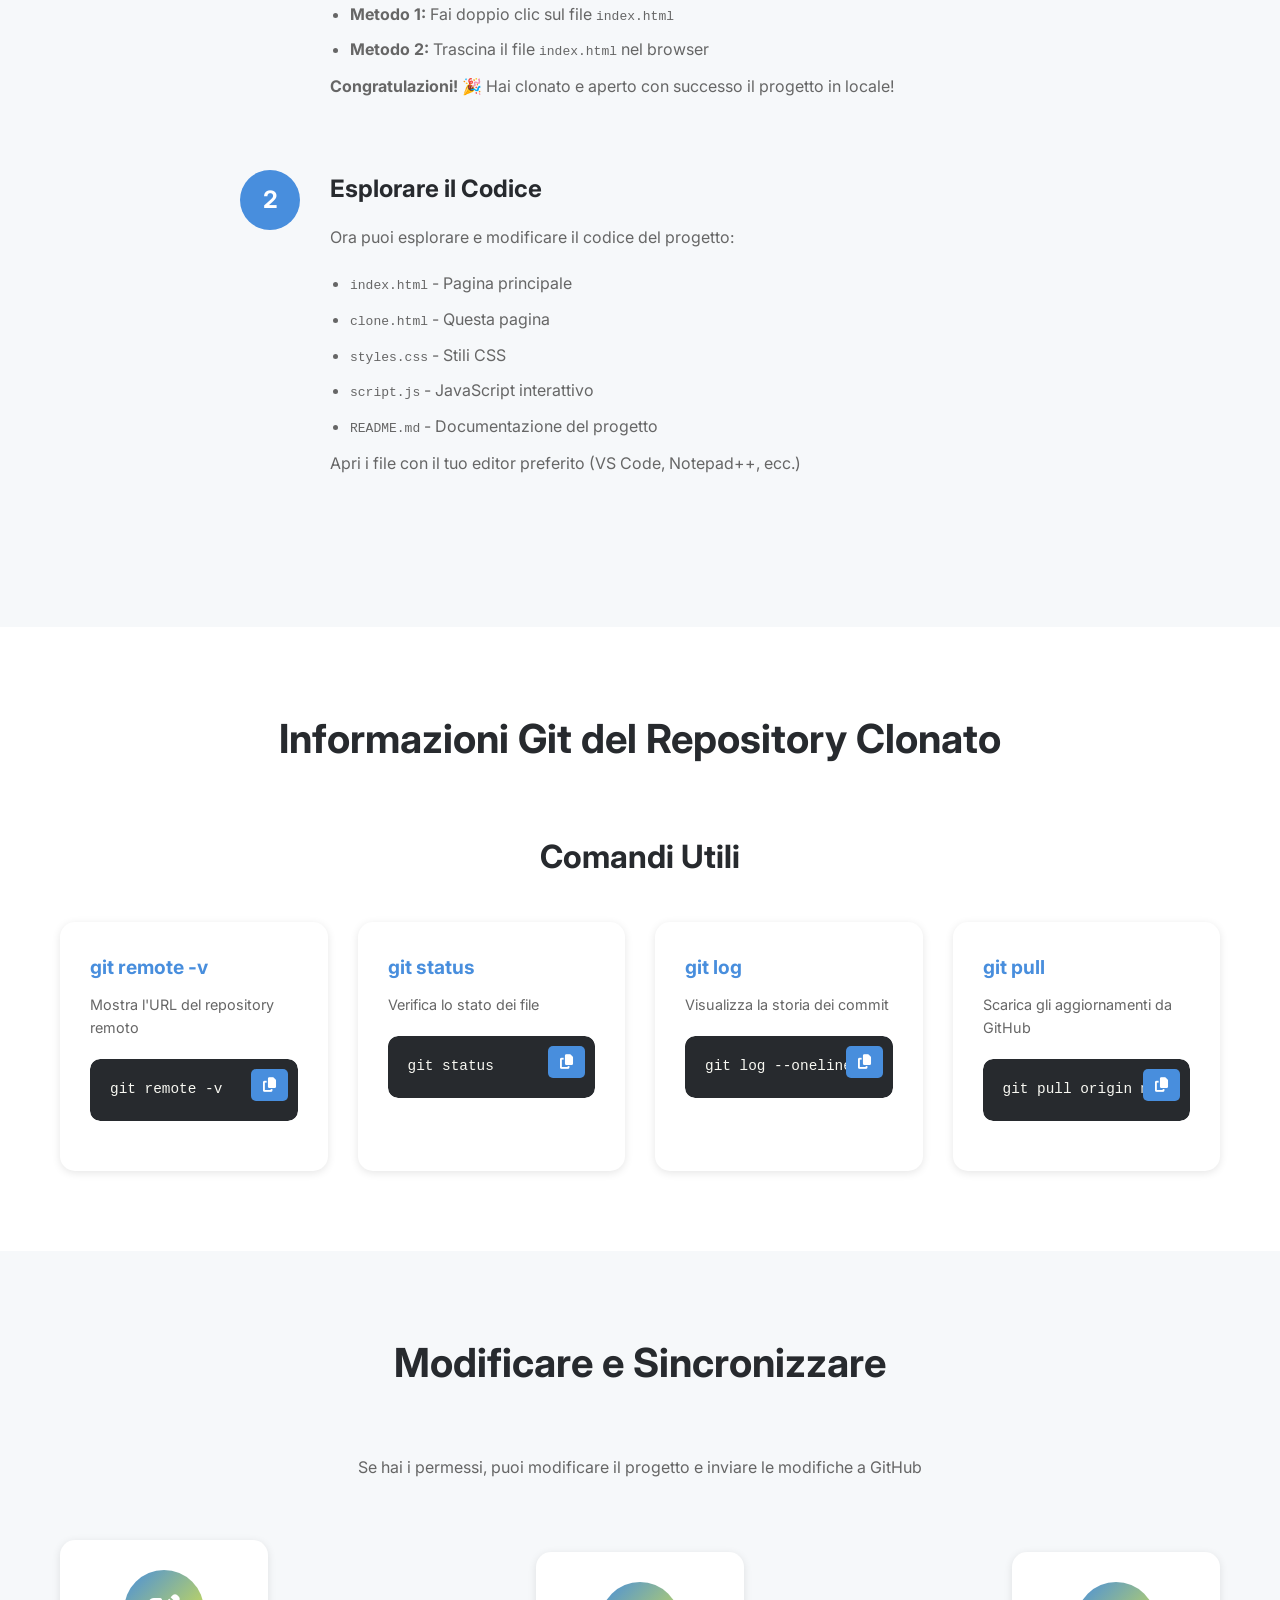
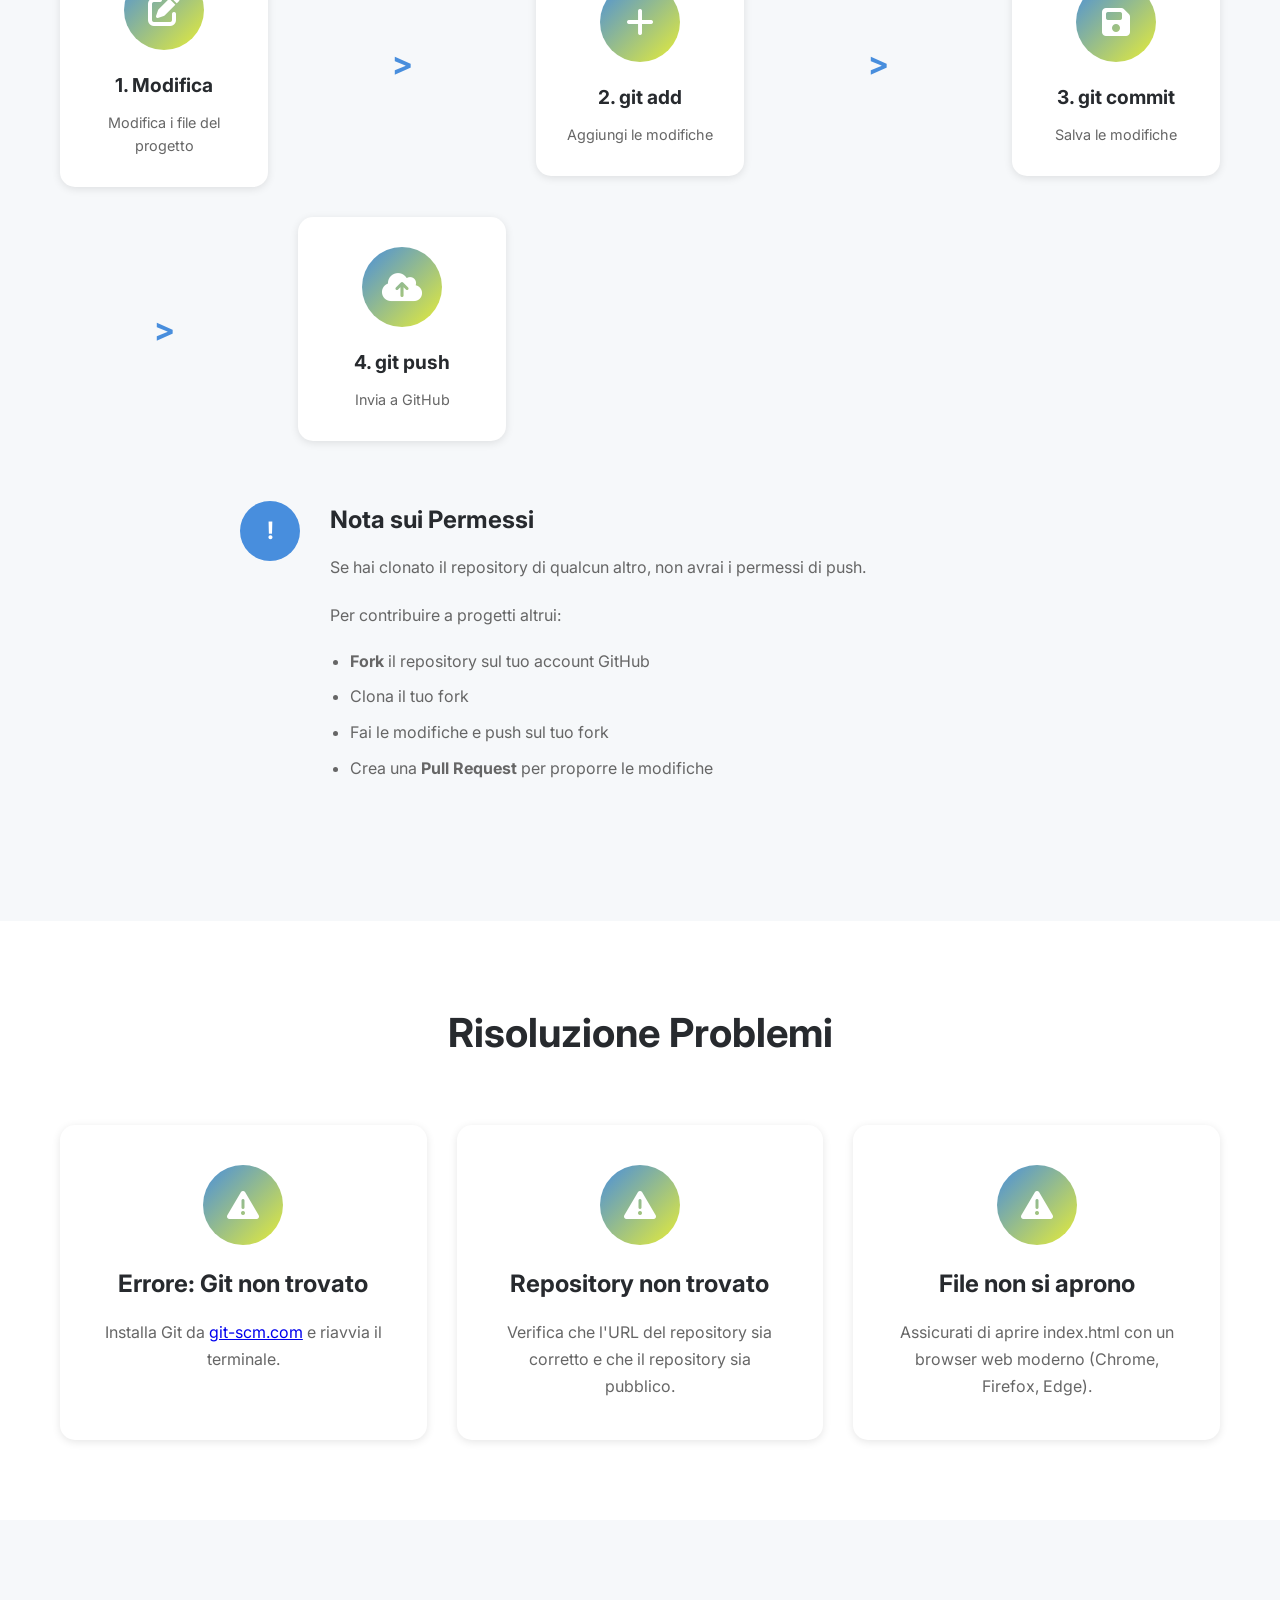
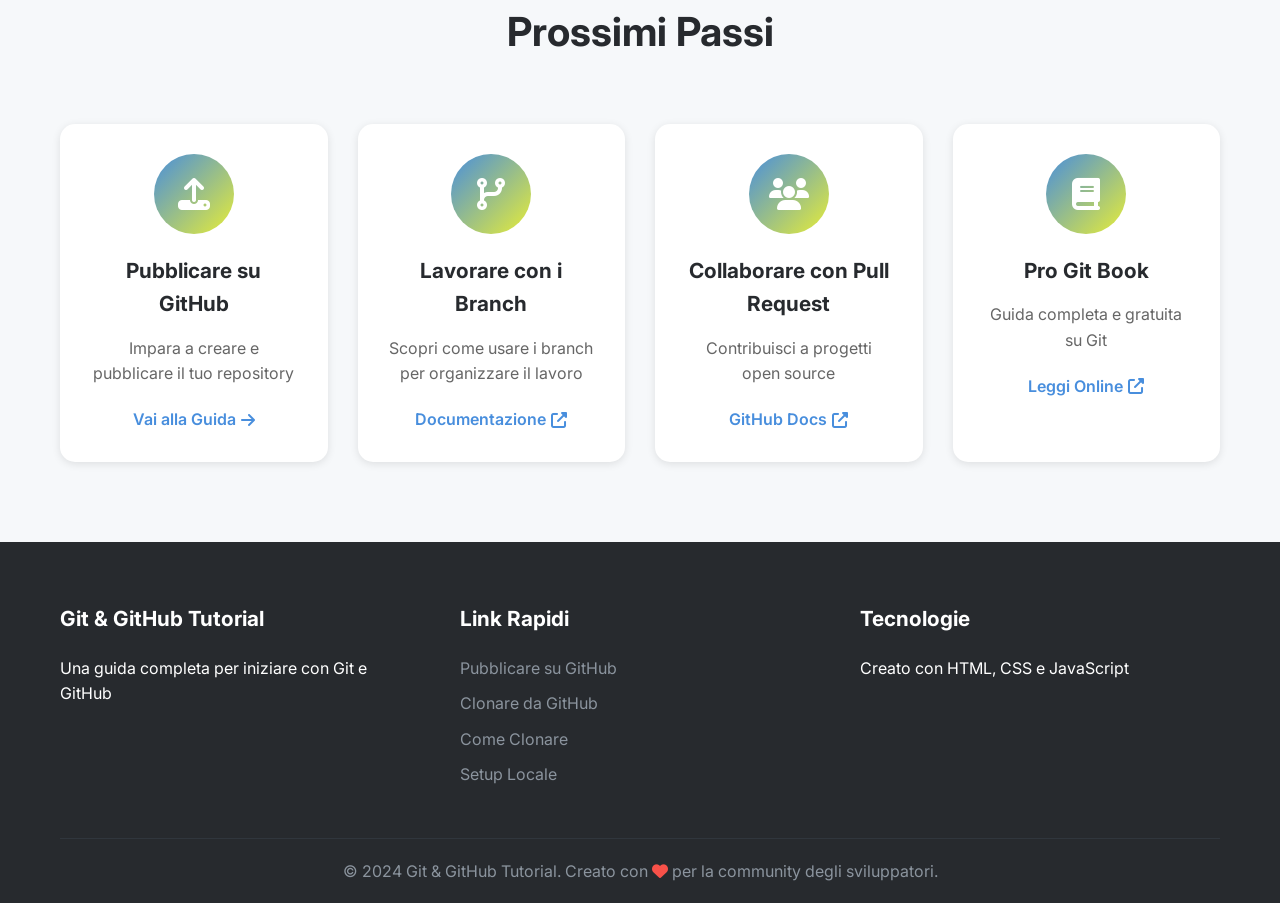
<file: clone.html>
<!DOCTYPE html>
<html lang="it">
<head>
    <meta charset="UTF-8">
    <meta name="viewport" content="width=device-width, initial-scale=1.0">
    <title>Clonare da GitHub - Guida Completa</title>
    <link rel="stylesheet" href="styles.css">
    <link href="https://fonts.googleapis.com/css2?family=Inter:wght@300;400;500;600;700&display=swap" rel="stylesheet">
    <link rel="stylesheet" href="https://cdnjs.cloudflare.com/ajax/libs/font-awesome/6.4.0/css/all.min.css">
</head>
<body>
    <header>
        <nav class="navbar">
            <div class="nav-container">
                <div class="nav-logo">
                    <i class="fab fa-git-alt"></i>
                    <span>Git & GitHub</span>
                </div>
                <ul class="nav-menu">
                    <li><a href="index.html">Pubblicare su GitHub</a></li>
                    <li><a href="clone.html">Clonare da GitHub</a></li>
                    <li><a href="#prerequisites">Prerequisiti</a></li>
                    <li><a href="#clone-steps">Clonare</a></li>
                    <li><a href="#setup-local">Setup Locale</a></li>
                </ul>
                <div class="hamburger">
                    <span></span>
                    <span></span>
                    <span></span>
                </div>
            </div>
        </nav>
    </header>

    <main>
        <section id="hero">
            <div class="hero-content">
                <h1>Porta Questo Progetto in Locale</h1>
                <p>Impara a clonare un repository da GitHub e configurarlo sul tuo computer</p>
                <div class="hero-buttons">
                    <a href="#clone-steps" class="btn btn-primary">Inizia Subito</a>
                    <a href="index.html" class="btn btn-secondary">Pubblicare su GitHub</a>
                </div>
            </div>
            <div class="hero-image">
                <i class="fas fa-download"></i>
            </div>
        </section>

        <section id="introduction" class="section">
            <div class="container">
                <h2>Cos'è il Cloning?</h2>
                <div class="cards-grid">
                    <div class="card">
                        <div class="card-icon">
                            <i class="fas fa-clone"></i>
                        </div>
                        <h3>Git Clone</h3>
                        <p>Clonare significa scaricare una copia completa di un repository GitHub sul tuo computer, inclusa tutta la storia dei commit.</p>
                    </div>
                    <div class="card">
                        <div class="card-icon">
                            <i class="fas fa-laptop-code"></i>
                        </div>
                        <h3>Lavoro Locale</h3>
                        <p>Una volta clonato, puoi modificare il codice, testarlo localmente e poi sincronizzare le modifiche con GitHub.</p>
                    </div>
                    <div class="card">
                        <div class="card-icon">
                            <i class="fas fa-users"></i>
                        </div>
                        <h3>Collaborazione</h3>
                        <p>Il cloning è il primo passo per collaborare su progetti open source o lavorare su progetti di team.</p>
                    </div>
                </div>
            </div>
        </section>

        <section id="prerequisites" class="section section-dark">
            <div class="container">
                <h2>Prerequisiti</h2>
                <div class="steps-container">
                    <div class="step" data-step="1">
                        <div class="step-number">1</div>
                        <div class="step-content">
                            <h3>Git Installato</h3>
                            <p>Assicurati di avere Git installato sul tuo computer.</p>
                            <div class="code-block">
                                <button class="copy-btn" data-code="git --version">
                                    <i class="fas fa-copy"></i>
                                </button>
                                <pre><code>git --version</code></pre>
                            </div>
                            <p>Se non è installato, scaricalo da <a href="https://git-scm.com" target="_blank">git-scm.com</a></p>
                        </div>
                    </div>

                    <div class="step" data-step="2">
                        <div class="step-number">2</div>
                        <div class="step-content">
                            <h3>URL del Repository</h3>
                            <p>Avrai bisogno dell'URL del repository GitHub da clonare.</p>
                            <p>Per questo progetto tutorial, l'URL sarà simile a:</p>
                            <div class="code-block">
                                <pre><code>https://github.com/USERNAME/git-github-tutorial.git</code></pre>
                            </div>
                            <p>Sostituisci <code>USERNAME</code> con l'username di chi ha pubblicato il progetto.</p>
                        </div>
                    </div>
                </div>
            </div>
        </section>

        <section id="clone-steps" class="section">
            <div class="container">
                <h2>Clonare il Repository da GitHub</h2>
                <div class="steps-container">
                    <div class="step" data-step="1">
                        <div class="step-number">1</div>
                        <div class="step-content">
                            <h3>Trovare l'URL del Repository</h3>
                            <p>Vai sulla pagina GitHub del progetto che vuoi clonare.</p>
                            <ul>
                                <li>Apri il repository su GitHub</li>
                                <li>Clicca sul pulsante verde <strong>"Code"</strong></li>
                                <li>Copia l'URL HTTPS (es: <code>https://github.com/username/git-github-tutorial.git</code>)</li>
                            </ul>
                            <p><strong>Nota:</strong> Puoi anche usare SSH se hai configurato le chiavi SSH.</p>
                        </div>
                    </div>

                    <div class="step" data-step="2">
                        <div class="step-number">2</div>
                        <div class="step-content">
                            <h3>Scegliere la Cartella di Destinazione</h3>
                            <p>Apri il terminale e naviga nella cartella dove vuoi salvare il progetto.</p>
                            <div class="code-block">
                                <button class="copy-btn" data-code="cd ~/Documenti/Progetti">
                                    <i class="fas fa-copy"></i>
                                </button>
                                <pre><code>cd ~/Documenti/Progetti</code></pre>
                            </div>
                            <p>Oppure su Windows:</p>
                            <div class="code-block">
                                <button class="copy-btn" data-code="cd C:\Users\TuoNome\Documenti\Progetti">
                                    <i class="fas fa-copy"></i>
                                </button>
                                <pre><code>cd C:\Users\TuoNome\Documenti\Progetti</code></pre>
                            </div>
                        </div>
                    </div>

                    <div class="step" data-step="3">
                        <div class="step-number">3</div>
                        <div class="step-content">
                            <h3>Clonare il Repository</h3>
                            <p>Usa il comando <code>git clone</code> seguito dall'URL del repository.</p>
                            <div class="code-block">
                                <button class="copy-btn" data-code="git clone https://github.com/USERNAME/git-github-tutorial.git">
                                    <i class="fas fa-copy"></i>
                                </button>
                                <pre><code>git clone https://github.com/USERNAME/git-github-tutorial.git</code></pre>
                            </div>
                            <p><strong>Importante:</strong> Sostituisci <code>USERNAME</code> con l'username GitHub effettivo!</p>
                            <p>Git creerà una nuova cartella chiamata <code>git-github-tutorial</code> con tutti i file del progetto.</p>
                        </div>
                    </div>

                    <div class="step" data-step="4">
                        <div class="step-number">4</div>
                        <div class="step-content">
                            <h3>Verificare il Clone</h3>
                            <p>Controlla che il repository sia stato clonato correttamente.</p>
                            <div class="code-block">
                                <button class="copy-btn" data-code="ls -la git-github-tutorial">
                                    <i class="fas fa-copy"></i>
                                </button>
                                <pre><code>ls -la git-github-tutorial</code></pre>
                            </div>
                            <p>Su Windows usa:</p>
                            <div class="code-block">
                                <button class="copy-btn" data-code="dir git-github-tutorial">
                                    <i class="fas fa-copy"></i>
                                </button>
                                <pre><code>dir git-github-tutorial</code></pre>
                            </div>
                            <p>Dovresti vedere tutti i file del progetto: index.html, clone.html, styles.css, script.js, README.md</p>
                        </div>
                    </div>

                    <div class="step" data-step="5">
                        <div class="step-number">5</div>
                        <div class="step-content">
                            <h3>Navigare nella Cartella del Progetto</h3>
                            <p>Entra nella cartella del progetto clonato.</p>
                            <div class="code-block">
                                <button class="copy-btn" data-code="cd git-github-tutorial">
                                    <i class="fas fa-copy"></i>
                                </button>
                                <pre><code>cd git-github-tutorial</code></pre>
                            </div>
                            <p>Ora sei nella cartella del progetto e puoi iniziare a lavorarci!</p>
                        </div>
                    </div>
                </div>
            </div>
        </section>

        <section id="setup-local" class="section section-dark">
            <div class="container">
                <h2>Aprire il Progetto in Locale</h2>
                <div class="steps-container">
                    <div class="step" data-step="1">
                        <div class="step-number">1</div>
                        <div class="step-content">
                            <h3>Aprire il Sito nel Browser</h3>
                            <p>Questo è un sito HTML statico, quindi non richiede installazioni!</p>
                            <p>Puoi aprirlo in due modi:</p>
                            <ul>
                                <li><strong>Metodo 1:</strong> Fai doppio clic sul file <code>index.html</code></li>
                                <li><strong>Metodo 2:</strong> Trascina il file <code>index.html</code> nel browser</li>
                            </ul>
                            <p><strong>Congratulazioni! 🎉</strong> Hai clonato e aperto con successo il progetto in locale!</p>
                        </div>
                    </div>

                    <div class="step" data-step="2">
                        <div class="step-number">2</div>
                        <div class="step-content">
                            <h3>Esplorare il Codice</h3>
                            <p>Ora puoi esplorare e modificare il codice del progetto:</p>
                            <ul>
                                <li><code>index.html</code> - Pagina principale</li>
                                <li><code>clone.html</code> - Questa pagina</li>
                                <li><code>styles.css</code> - Stili CSS</li>
                                <li><code>script.js</code> - JavaScript interattivo</li>
                                <li><code>README.md</code> - Documentazione del progetto</li>
                            </ul>
                            <p>Apri i file con il tuo editor preferito (VS Code, Notepad++, ecc.)</p>
                        </div>
                    </div>
                </div>
            </div>
        </section>

        <section id="git-info" class="section">
            <div class="container">
                <h2>Informazioni Git del Repository Clonato</h2>
                <div class="commands-reference">
                    <h3>Comandi Utili</h3>
                    <div class="commands-grid">
                        <div class="command-card">
                            <h4>git remote -v</h4>
                            <p>Mostra l'URL del repository remoto</p>
                            <div class="code-block">
                                <button class="copy-btn" data-code="git remote -v">
                                    <i class="fas fa-copy"></i>
                                </button>
                                <pre><code>git remote -v</code></pre>
                            </div>
                        </div>
                        <div class="command-card">
                            <h4>git status</h4>
                            <p>Verifica lo stato dei file</p>
                            <div class="code-block">
                                <button class="copy-btn" data-code="git status">
                                    <i class="fas fa-copy"></i>
                                </button>
                                <pre><code>git status</code></pre>
                            </div>
                        </div>
                        <div class="command-card">
                            <h4>git log</h4>
                            <p>Visualizza la storia dei commit</p>
                            <div class="code-block">
                                <button class="copy-btn" data-code="git log --oneline">
                                    <i class="fas fa-copy"></i>
                                </button>
                                <pre><code>git log --oneline</code></pre>
                            </div>
                        </div>
                        <div class="command-card">
                            <h4>git pull</h4>
                            <p>Scarica gli aggiornamenti da GitHub</p>
                            <div class="code-block">
                                <button class="copy-btn" data-code="git pull origin main">
                                    <i class="fas fa-copy"></i>
                                </button>
                                <pre><code>git pull origin main</code></pre>
                            </div>
                        </div>
                    </div>
                </div>
            </div>
        </section>

        <section id="modifications" class="section section-dark">
            <div class="container">
                <h2>Modificare e Sincronizzare</h2>
                <p style="text-align: center; max-width: 800px; margin: 0 auto 40px; color: #666;">Se hai i permessi, puoi modificare il progetto e inviare le modifiche a GitHub</p>
                <div class="workflow-diagram">
                    <div class="workflow-step">
                        <div class="workflow-icon">
                            <i class="fas fa-edit"></i>
                        </div>
                        <h3>1. Modifica</h3>
                        <p>Modifica i file del progetto</p>
                    </div>
                    <div class="workflow-arrow">></div>
                    <div class="workflow-step">
                        <div class="workflow-icon">
                            <i class="fas fa-plus"></i>
                        </div>
                        <h3>2. git add</h3>
                        <p>Aggiungi le modifiche</p>
                    </div>
                    <div class="workflow-arrow">></div>
                    <div class="workflow-step">
                        <div class="workflow-icon">
                            <i class="fas fa-save"></i>
                        </div>
                        <h3>3. git commit</h3>
                        <p>Salva le modifiche</p>
                    </div>
                    <div class="workflow-arrow">></div>
                    <div class="workflow-step">
                        <div class="workflow-icon">
                            <i class="fas fa-cloud-upload-alt"></i>
                        </div>
                        <h3>4. git push</h3>
                        <p>Invia a GitHub</p>
                    </div>
                </div>

                <div class="steps-container" style="margin-top: 60px;">
                    <div class="step">
                        <div class="step-number">!</div>
                        <div class="step-content">
                            <h3>Nota sui Permessi</h3>
                            <p>Se hai clonato il repository di qualcun altro, non avrai i permessi di push.</p>
                            <p>Per contribuire a progetti altrui:</p>
                            <ul>
                                <li><strong>Fork</strong> il repository sul tuo account GitHub</li>
                                <li>Clona il tuo fork</li>
                                <li>Fai le modifiche e push sul tuo fork</li>
                                <li>Crea una <strong>Pull Request</strong> per proporre le modifiche</li>
                            </ul>
                        </div>
                    </div>
                </div>
            </div>
        </section>

        <section id="troubleshooting" class="section">
            <div class="container">
                <h2>Risoluzione Problemi</h2>
                <div class="cards-grid">
                    <div class="card">
                        <div class="card-icon">
                            <i class="fas fa-exclamation-triangle"></i>
                        </div>
                        <h3>Errore: Git non trovato</h3>
                        <p>Installa Git da <a href="https://git-scm.com" target="_blank">git-scm.com</a> e riavvia il terminale.</p>
                    </div>
                    <div class="card">
                        <div class="card-icon">
                            <i class="fas fa-exclamation-triangle"></i>
                        </div>
                        <h3>Repository non trovato</h3>
                        <p>Verifica che l'URL del repository sia corretto e che il repository sia pubblico.</p>
                    </div>
                    <div class="card">
                        <div class="card-icon">
                            <i class="fas fa-exclamation-triangle"></i>
                        </div>
                        <h3>File non si aprono</h3>
                        <p>Assicurati di aprire index.html con un browser web moderno (Chrome, Firefox, Edge).</p>
                    </div>
                </div>
            </div>
        </section>

        <section id="next-steps" class="section section-dark">
            <div class="container">
                <h2>Prossimi Passi</h2>
                <div class="resources-grid">
                    <div class="resource-card">
                        <div class="resource-icon">
                            <i class="fas fa-upload"></i>
                        </div>
                        <h3>Pubblicare su GitHub</h3>
                        <p>Impara a creare e pubblicare il tuo repository</p>
                        <a href="index.html" class="resource-link">Vai alla Guida <i class="fas fa-arrow-right"></i></a>
                    </div>
                    <div class="resource-card">
                        <div class="resource-icon">
                            <i class="fas fa-code-branch"></i>
                        </div>
                        <h3>Lavorare con i Branch</h3>
                        <p>Scopri come usare i branch per organizzare il lavoro</p>
                        <a href="https://git-scm.com/book/it/v2/Git-Branching-Basi-di-Ramificazione-e-Fusione" target="_blank" class="resource-link">Documentazione <i class="fas fa-external-link-alt"></i></a>
                    </div>
                    <div class="resource-card">
                        <div class="resource-icon">
                            <i class="fas fa-users"></i>
                        </div>
                        <h3>Collaborare con Pull Request</h3>
                        <p>Contribuisci a progetti open source</p>
                        <a href="https://docs.github.com/it/pull-requests" target="_blank" class="resource-link">GitHub Docs <i class="fas fa-external-link-alt"></i></a>
                    </div>
                    <div class="resource-card">
                        <div class="resource-icon">
                            <i class="fas fa-book"></i>
                        </div>
                        <h3>Pro Git Book</h3>
                        <p>Guida completa e gratuita su Git</p>
                        <a href="https://git-scm.com/book/it/v2" target="_blank" class="resource-link">Leggi Online <i class="fas fa-external-link-alt"></i></a>
                    </div>
                </div>
            </div>
        </section>
    </main>

    <footer>
        <div class="container">
            <div class="footer-content">
                <div class="footer-section">
                    <h4>Git & GitHub Tutorial</h4>
                    <p>Una guida completa per iniziare con Git e GitHub</p>
                </div>
                <div class="footer-section">
                    <h4>Link Rapidi</h4>
                    <ul>
                        <li><a href="index.html">Pubblicare su GitHub</a></li>
                        <li><a href="clone.html">Clonare da GitHub</a></li>
                        <li><a href="#clone-steps">Come Clonare</a></li>
                        <li><a href="#setup-local">Setup Locale</a></li>
                    </ul>
                </div>
                <div class="footer-section">
                    <h4>Tecnologie</h4>
                    <p>Creato con HTML, CSS e JavaScript</p>
                </div>
            </div>
            <div class="footer-bottom">
                <p>&copy; 2024 Git & GitHub Tutorial. Creato con <i class="fas fa-heart"></i> per la community degli sviluppatori.</p>
            </div>
        </div>
    </footer>

    <script src="script.js"></script>
</body>
</html>
</file>
<file: styles.css>
/* Reset e Stili Base */
* {
    margin: 0;
    padding: 0;
    box-sizing: border-box;
}

:root {
    --primary-color: #488edd;
    --secondary-color: #e7ed37;
    --dark-color: #272a2e;
    --light-color: #f6f8fa;
    --text-color: #333;
    --text-light: #666;
    --border-color: #e1e4e8;
    --shadow: 0 2px 8px rgba(0, 0, 0, 0.1);
    --shadow-hover: 0 4px 16px rgba(0, 0, 0, 0.15);
}

body {
    font-family: 'Inter', -apple-system, BlinkMacSystemFont, 'Segoe UI', Roboto, sans-serif;
    line-height: 1.6;
    color: var(--text-color);
    background-color: #fff;
}

.container {
    max-width: 1200px;
    margin: 0 auto;
    padding: 0 20px;
}

/* Navigation */
.navbar {
    background: rgba(255, 255, 255, 0.95);
    backdrop-filter: blur(10px);
    border-bottom: 1px solid var(--border-color);
    position: fixed;
    top: 0;
    width: 100%;
    z-index: 1000;
    transition: all 0.3s ease;
}

.nav-container {
    max-width: 1200px;
    margin: 0 auto;
    padding: 0 20px;
    display: flex;
    justify-content: space-between;
    align-items: center;
    height: 70px;
}

.nav-logo {
    display: flex;
    align-items: center;
    font-size: 1.5rem;
    font-weight: 700;
    color: var(--dark-color);
}

.nav-logo i {
    color: var(--primary-color);
    margin-right: 10px;
    font-size: 1.8rem;
}

.nav-menu {
    display: flex;
    list-style: none;
    gap: 30px;
}

.nav-menu a {
    text-decoration: none;
    color: var(--text-color);
    font-weight: 500;
    transition: color 0.3s ease;
    position: relative;
}

.nav-menu a:hover {
    color: var(--primary-color);
}

.nav-menu a::after {
    content: '';
    position: absolute;
    bottom: -5px;
    left: 0;
    width: 0;
    height: 2px;
    background: var(--primary-color);
    transition: width 0.3s ease;
}

.nav-menu a:hover::after {
    width: 100%;
}

.hamburger {
    display: none;
    flex-direction: column;
    cursor: pointer;
}

.hamburger span {
    width: 25px;
    height: 3px;
    background: var(--dark-color);
    margin: 3px 0;
    transition: 0.3s;
}

/* Hero Section */
#hero {
    min-height: 100vh;
    display: flex;
    align-items: center;
    background: linear-gradient(135deg, #667eea 0%, #764ba2 100%);
    color: white;
    padding: 0 20px;
    margin-top: 70px;
}

.hero-content {
    max-width: 1200px;
    margin: 0 auto;
    display: grid;
    grid-template-columns: 1fr 1fr;
    gap: 60px;
    align-items: center;
    width: 100%;
}

.hero-content h1 {
    font-size: 3.5rem;
    font-weight: 700;
    margin-bottom: 20px;
    line-height: 1.2;
}

.hero-content p {
    font-size: 1.3rem;
    margin-bottom: 30px;
    opacity: 0.9;
}

.hero-buttons {
    display: flex;
    gap: 20px;
    flex-wrap: wrap;
}

.btn {
    padding: 15px 30px;
    border: none;
    border-radius: 50px;
    font-size: 1rem;
    font-weight: 600;
    text-decoration: none;
    cursor: pointer;
    transition: all 0.3s ease;
    display: inline-flex;
    align-items: center;
    gap: 10px;
}

.btn-primary {
    background: white;
    color: var(--primary-color);
}

.btn-primary:hover {
    transform: translateY(-2px);
    box-shadow: 0 8px 25px rgba(0, 0, 0, 0.2);
}

.btn-secondary {
    background: transparent;
    color: white;
    border: 2px solid white;
}

.btn-secondary:hover {
    background: white;
    color: var(--primary-color);
}

.hero-image {
    display: flex;
    justify-content: center;
    align-items: center;
}

.hero-image i {
    font-size: 15rem;
    opacity: 0.8;
    animation: float 6s ease-in-out infinite;
}

@keyframes float {
    0%, 100% { transform: translateY(0px); }
    50% { transform: translateY(-20px); }
}

/* Sections */
.section {
    padding: 80px 0;
}

.section-dark {
    background: var(--light-color);
}

.section h2 {
    text-align: center;
    font-size: 2.5rem;
    font-weight: 700;
    margin-bottom: 60px;
    color: var(--dark-color);
}

/* Cards Grid */
.cards-grid {
    display: grid;
    grid-template-columns: repeat(auto-fit, minmax(300px, 1fr));
    gap: 30px;
    margin-top: 40px;
}

.card {
    background: white;
    padding: 40px;
    border-radius: 15px;
    box-shadow: var(--shadow);
    transition: all 0.3s ease;
    text-align: center;
}

.card:hover {
    transform: translateY(-5px);
    box-shadow: var(--shadow-hover);
}

.card-icon {
    width: 80px;
    height: 80px;
    margin: 0 auto 20px;
    background: linear-gradient(135deg, var(--primary-color), var(--secondary-color));
    border-radius: 50%;
    display: flex;
    align-items: center;
    justify-content: center;
    color: white;
    font-size: 2rem;
}

.card h3 {
    font-size: 1.5rem;
    margin-bottom: 15px;
    color: var(--dark-color);
}

.card p {
    color: var(--text-light);
    line-height: 1.7;
}

/* Steps */
.steps-container {
    max-width: 800px;
    margin: 0 auto;
}

.step {
    display: flex;
    gap: 30px;
    margin-bottom: 50px;
    align-items: flex-start;
}

.step-number {
    width: 60px;
    height: 60px;
    background: var(--primary-color);
    color: white;
    border-radius: 50%;
    display: flex;
    align-items: center;
    justify-content: center;
    font-size: 1.5rem;
    font-weight: 700;
    flex-shrink: 0;
}

.step-content {
    flex: 1;
}

.step-content h3 {
    font-size: 1.5rem;
    margin-bottom: 15px;
    color: var(--dark-color);
}

.step-content p {
    color: var(--text-light);
    margin-bottom: 20px;
    line-height: 1.7;
}

.step-content ul {
    margin-left: 20px;
    color: var(--text-light);
}

.step-content li {
    margin-bottom: 10px;
}

.step-content a {
    color: var(--primary-color);
    text-decoration: none;
    font-weight: 500;
}

.step-content a:hover {
    text-decoration: underline;
}

/* Code Blocks */
.code-block {
    position: relative;
    margin: 20px 0;
    border-radius: 10px;
    overflow: hidden;
}

.copy-btn {
    position: absolute;
    top: 10px;
    right: 10px;
    background: var(--primary-color);
    color: white;
    border: none;
    padding: 8px 12px;
    border-radius: 5px;
    cursor: pointer;
    font-size: 0.9rem;
    transition: all 0.3s ease;
    z-index: 10;
}

.copy-btn:hover {
    background: #0256cc;
}

.copy-btn.copied {
    background: var(--secondary-color);
}

.code-block pre {
    background: var(--dark-color);
    color: #f8f8f2;
    padding: 20px;
    border-radius: 10px;
    overflow-x: auto;
    font-family: 'Fira Code', 'Courier New', monospace;
    font-size: 0.9rem;
    line-height: 1.5;
}

.code-block code {
    display: block;
}

/* Workflow Diagram */
.workflow-diagram {
    display: grid;
    grid-template-columns: repeat(auto-fit, minmax(200px, 1fr));
    gap: 30px;
    margin: 60px 0;
    align-items: center;
}

.workflow-step {
    text-align: center;
    background: white;
    padding: 30px;
    border-radius: 15px;
    box-shadow: var(--shadow);
    transition: all 0.3s ease;
}

.workflow-step:hover {
    transform: translateY(-5px);
    box-shadow: var(--shadow-hover);
}

.workflow-icon {
    width: 80px;
    height: 80px;
    margin: 0 auto 20px;
    background: linear-gradient(135deg, var(--primary-color), var(--secondary-color));
    border-radius: 50%;
    display: flex;
    align-items: center;
    justify-content: center;
    color: white;
    font-size: 2rem;
}

.workflow-step h3 {
    font-size: 1.2rem;
    margin-bottom: 10px;
    color: var(--dark-color);
}

.workflow-step p {
    color: var(--text-light);
    font-size: 0.9rem;
}

.workflow-arrow {
    font-size: 2rem;
    color: var(--primary-color);
    text-align: center;
    font-weight: bold;
}

/* Commands Reference */
.commands-reference {
    margin-top: 60px;
}

.commands-reference h3 {
    text-align: center;
    font-size: 2rem;
    margin-bottom: 40px;
    color: var(--dark-color);
}

.commands-grid {
    display: grid;
    grid-template-columns: repeat(auto-fit, minmax(250px, 1fr));
    gap: 30px;
}

.command-card {
    background: white;
    padding: 30px;
    border-radius: 15px;
    box-shadow: var(--shadow);
    transition: all 0.3s ease;
}

.command-card:hover {
    transform: translateY(-5px);
    box-shadow: var(--shadow-hover);
}

.command-card h4 {
    font-size: 1.2rem;
    margin-bottom: 10px;
    color: var(--primary-color);
}

.command-card p {
    color: var(--text-light);
    margin-bottom: 20px;
    font-size: 0.9rem;
}

/* Resources Grid */
.resources-grid {
    display: grid;
    grid-template-columns: repeat(auto-fit, minmax(250px, 1fr));
    gap: 30px;
}

.resource-card {
    background: white;
    padding: 30px;
    border-radius: 15px;
    box-shadow: var(--shadow);
    text-align: center;
    transition: all 0.3s ease;
}

.resource-card:hover {
    transform: translateY(-5px);
    box-shadow: var(--shadow-hover);
}

.resource-icon {
    width: 80px;
    height: 80px;
    margin: 0 auto 20px;
    background: linear-gradient(135deg, var(--primary-color), var(--secondary-color));
    border-radius: 50%;
    display: flex;
    align-items: center;
    justify-content: center;
    color: white;
    font-size: 2rem;
}

.resource-card h3 {
    font-size: 1.3rem;
    margin-bottom: 15px;
    color: var(--dark-color);
}

.resource-card p {
    color: var(--text-light);
    margin-bottom: 20px;
}

.resource-link {
    color: var(--primary-color);
    text-decoration: none;
    font-weight: 600;
    display: inline-flex;
    align-items: center;
    gap: 5px;
    transition: all 0.3s ease;
}

.resource-link:hover {
    color: #0256cc;
    transform: translateX(5px);
}

/* Footer */
footer {
    background: var(--dark-color);
    color: white;
    padding: 60px 0 20px;
}

.footer-content {
    display: grid;
    grid-template-columns: repeat(auto-fit, minmax(250px, 1fr));
    gap: 40px;
    margin-bottom: 40px;
}

.footer-section h4 {
    font-size: 1.3rem;
    margin-bottom: 20px;
    color: white;
}

.footer-section ul {
    list-style: none;
}

.footer-section ul li {
    margin-bottom: 10px;
}

.footer-section a {
    color: #8b949e;
    text-decoration: none;
    transition: color 0.3s ease;
}

.footer-section a:hover {
    color: white;
}

.footer-bottom {
    text-align: center;
    padding-top: 20px;
    border-top: 1px solid #30363d;
    color: #8b949e;
}

.footer-bottom i {
    color: #f85149;
}

/* Responsive Design */
@media (max-width: 768px) {
    .hamburger {
        display: flex;
    }

    .nav-menu {
        position: fixed;
        left: -100%;
        top: 70px;
        flex-direction: column;
        background-color: white;
        width: 100%;
        text-align: center;
        transition: 0.3s;
        box-shadow: var(--shadow);
        padding: 20px 0;
    }

    .nav-menu.active {
        left: 0;
    }

    .hero-content {
        grid-template-columns: 1fr;
        text-align: center;
        gap: 40px;
    }

    .hero-content h1 {
        font-size: 2.5rem;
    }

    .hero-content p {
        font-size: 1.1rem;
    }

    .hero-buttons {
        justify-content: center;
    }

    .hero-image i {
        font-size: 10rem;
    }

    .workflow-diagram {
        grid-template-columns: 1fr;
    }

    .workflow-arrow {
        transform: rotate(90deg);
        margin: 20px 0;
    }

    .step {
        flex-direction: column;
        text-align: center;
    }

    .step-number {
        margin: 0 auto;
    }

    .cards-grid,
    .commands-grid,
    .resources-grid {
        grid-template-columns: 1fr;
    }

    .section h2 {
        font-size: 2rem;
    }
}

@media (max-width: 480px) {
    .hero-content h1 {
        font-size: 2rem;
    }

    .hero-content p {
        font-size: 1rem;
    }

    .btn {
        padding: 12px 24px;
        font-size: 0.9rem;
    }

    .card,
    .command-card,
    .resource-card {
        padding: 20px;
    }

    .code-block pre {
        padding: 15px;
        font-size: 0.8rem;
    }
}

/* Smooth Scrolling */
html {
    scroll-behavior: smooth;
}

/* Selection Color */
::selection {
    background: var(--primary-color);
    color: white;
}

/* Focus Styles */
a:focus,
button:focus {
    outline: 2px solid var(--primary-color);
    outline-offset: 2px;
}

/* Loading Animation */
.loading {
    display: inline-block;
    width: 20px;
    height: 20px;
    border: 3px solid rgba(255, 255, 255, 0.3);
    border-radius: 50%;
    border-top-color: white;
    animation: spin 1s ease-in-out infinite;
}

@keyframes spin {
    to { transform: rotate(360deg); }
}
</file>
